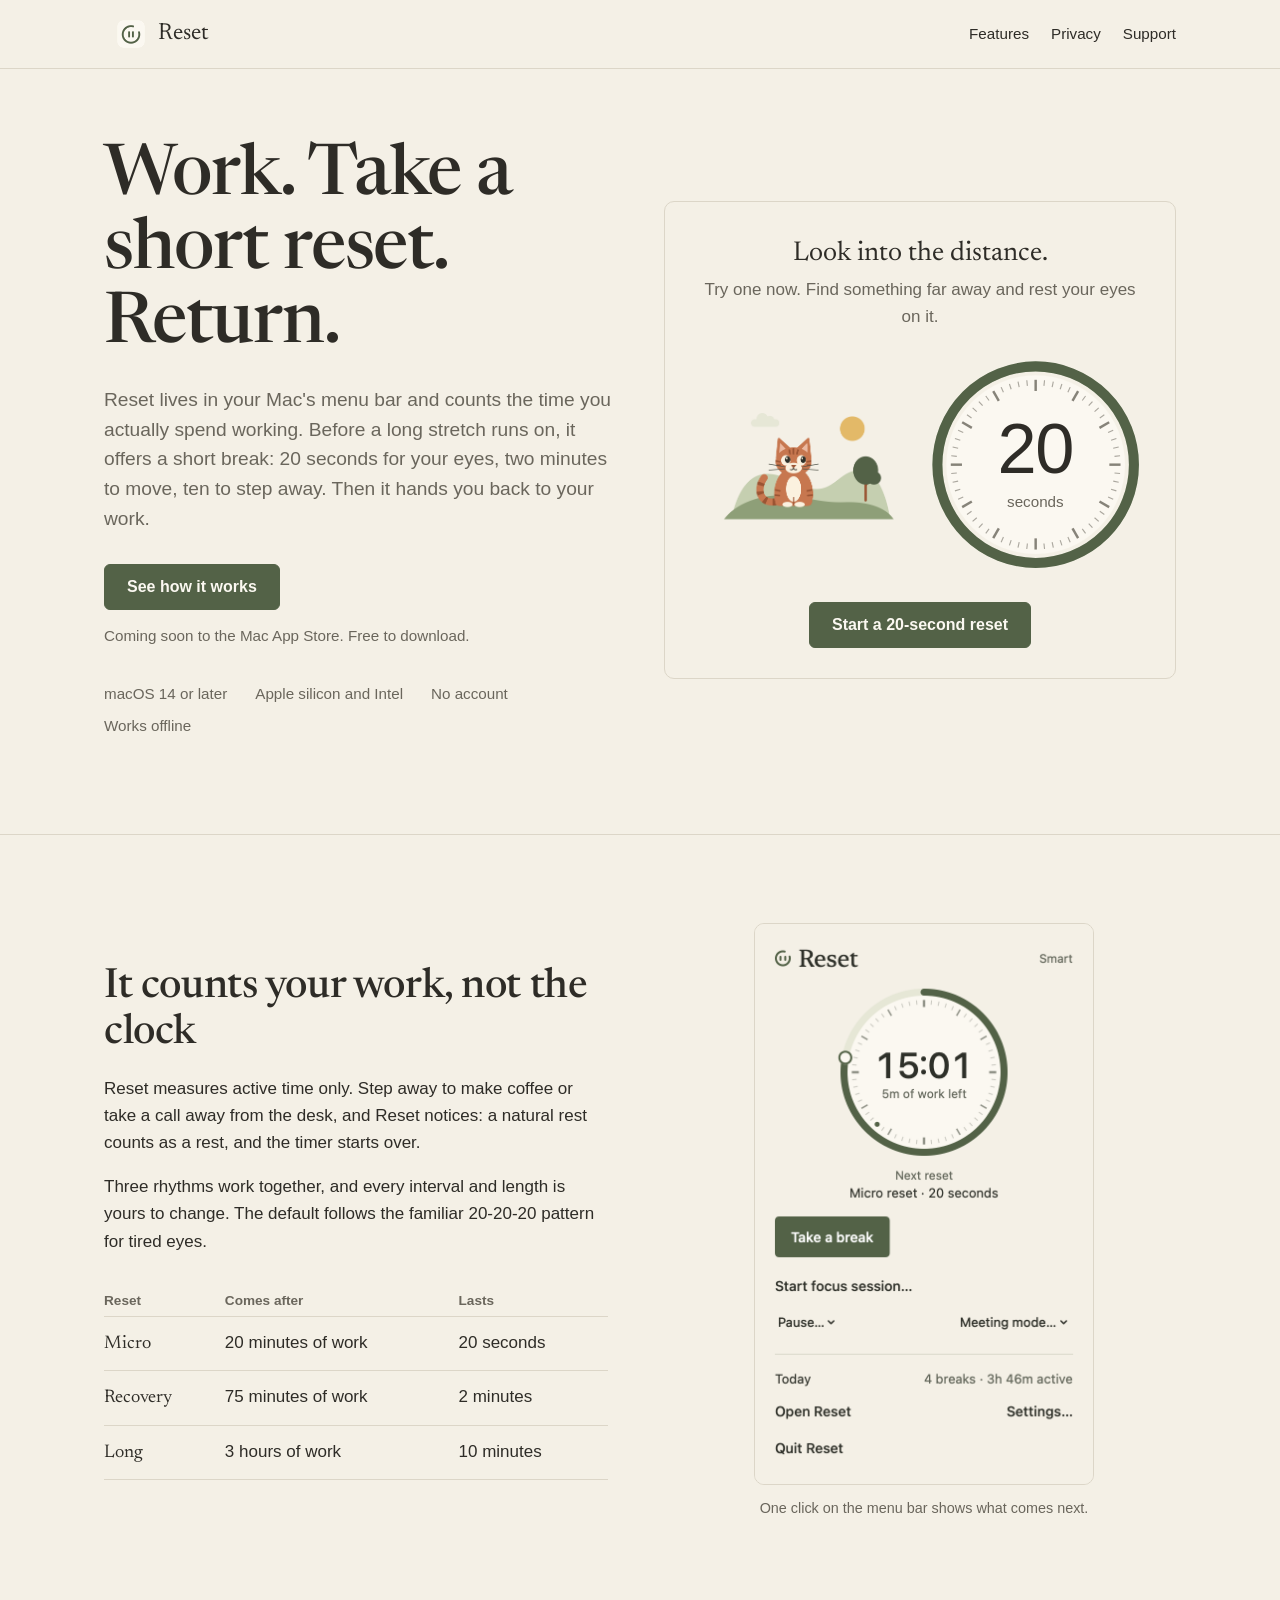
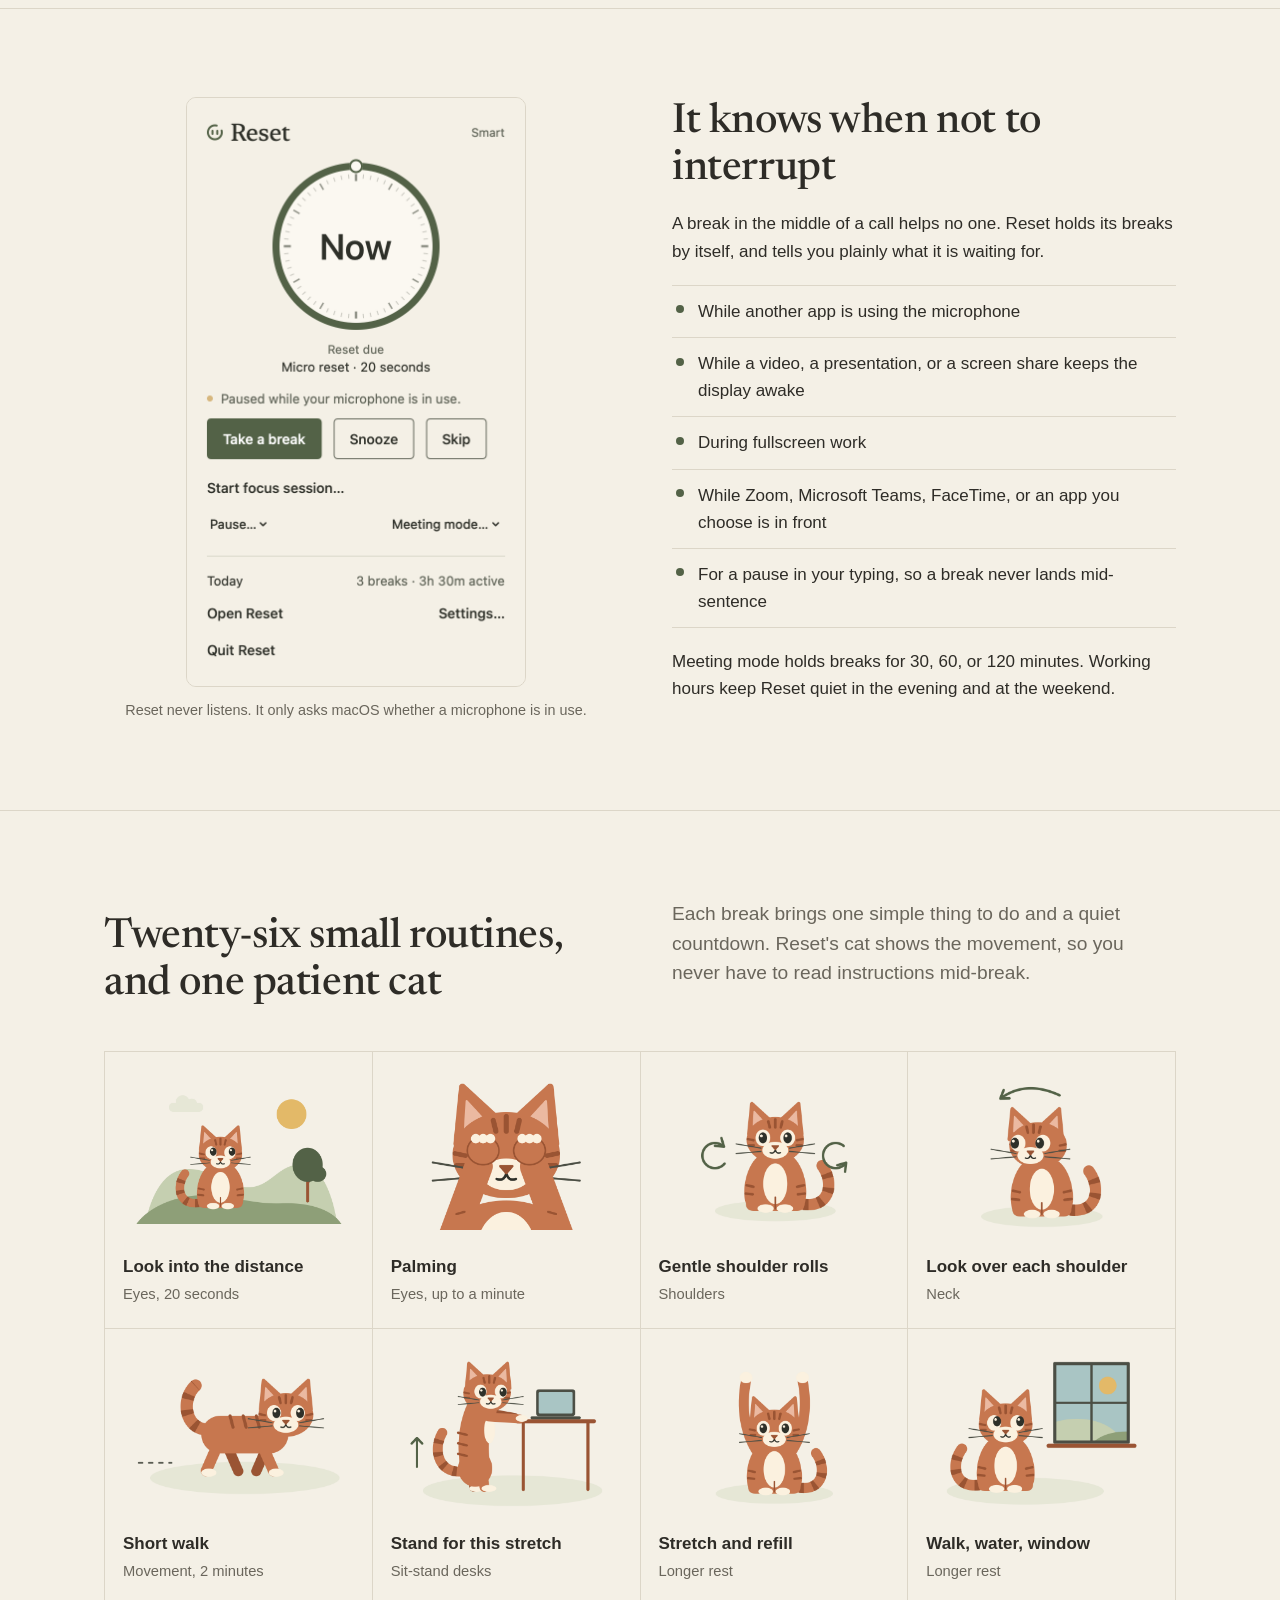
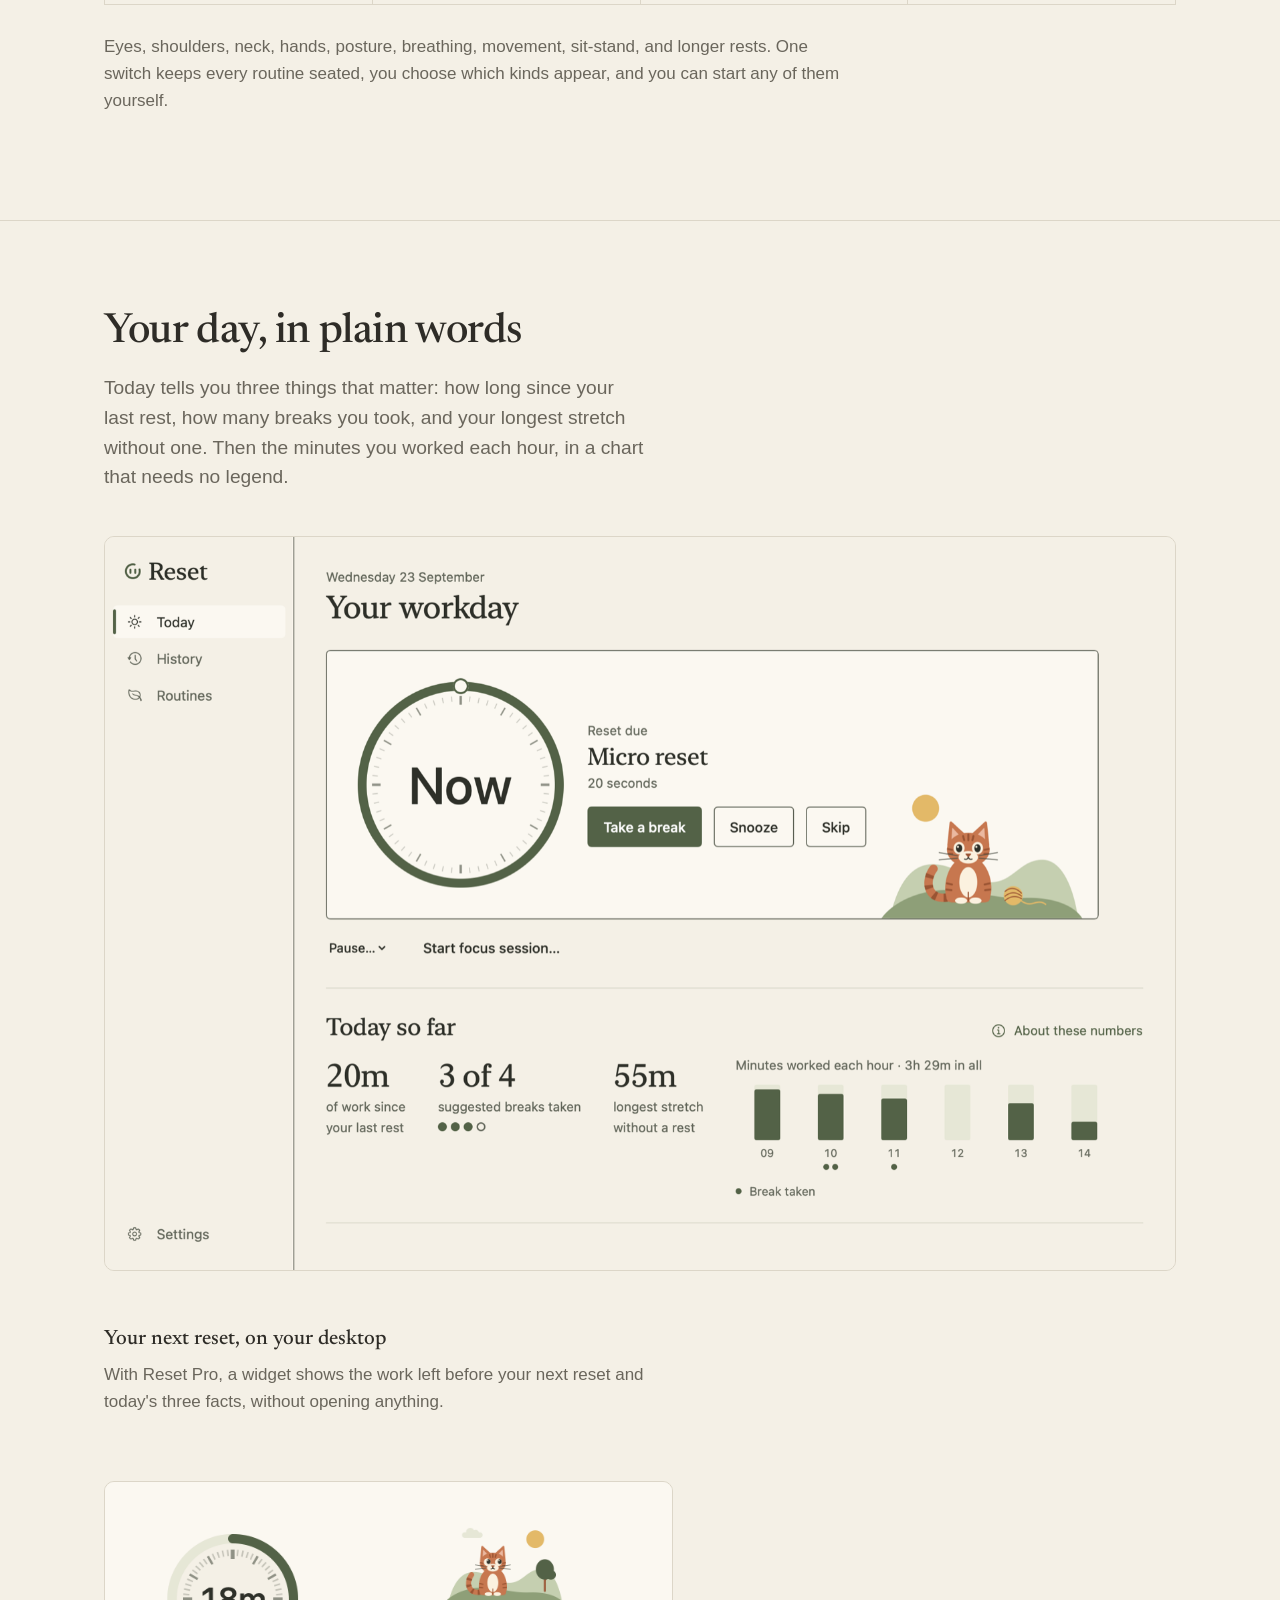
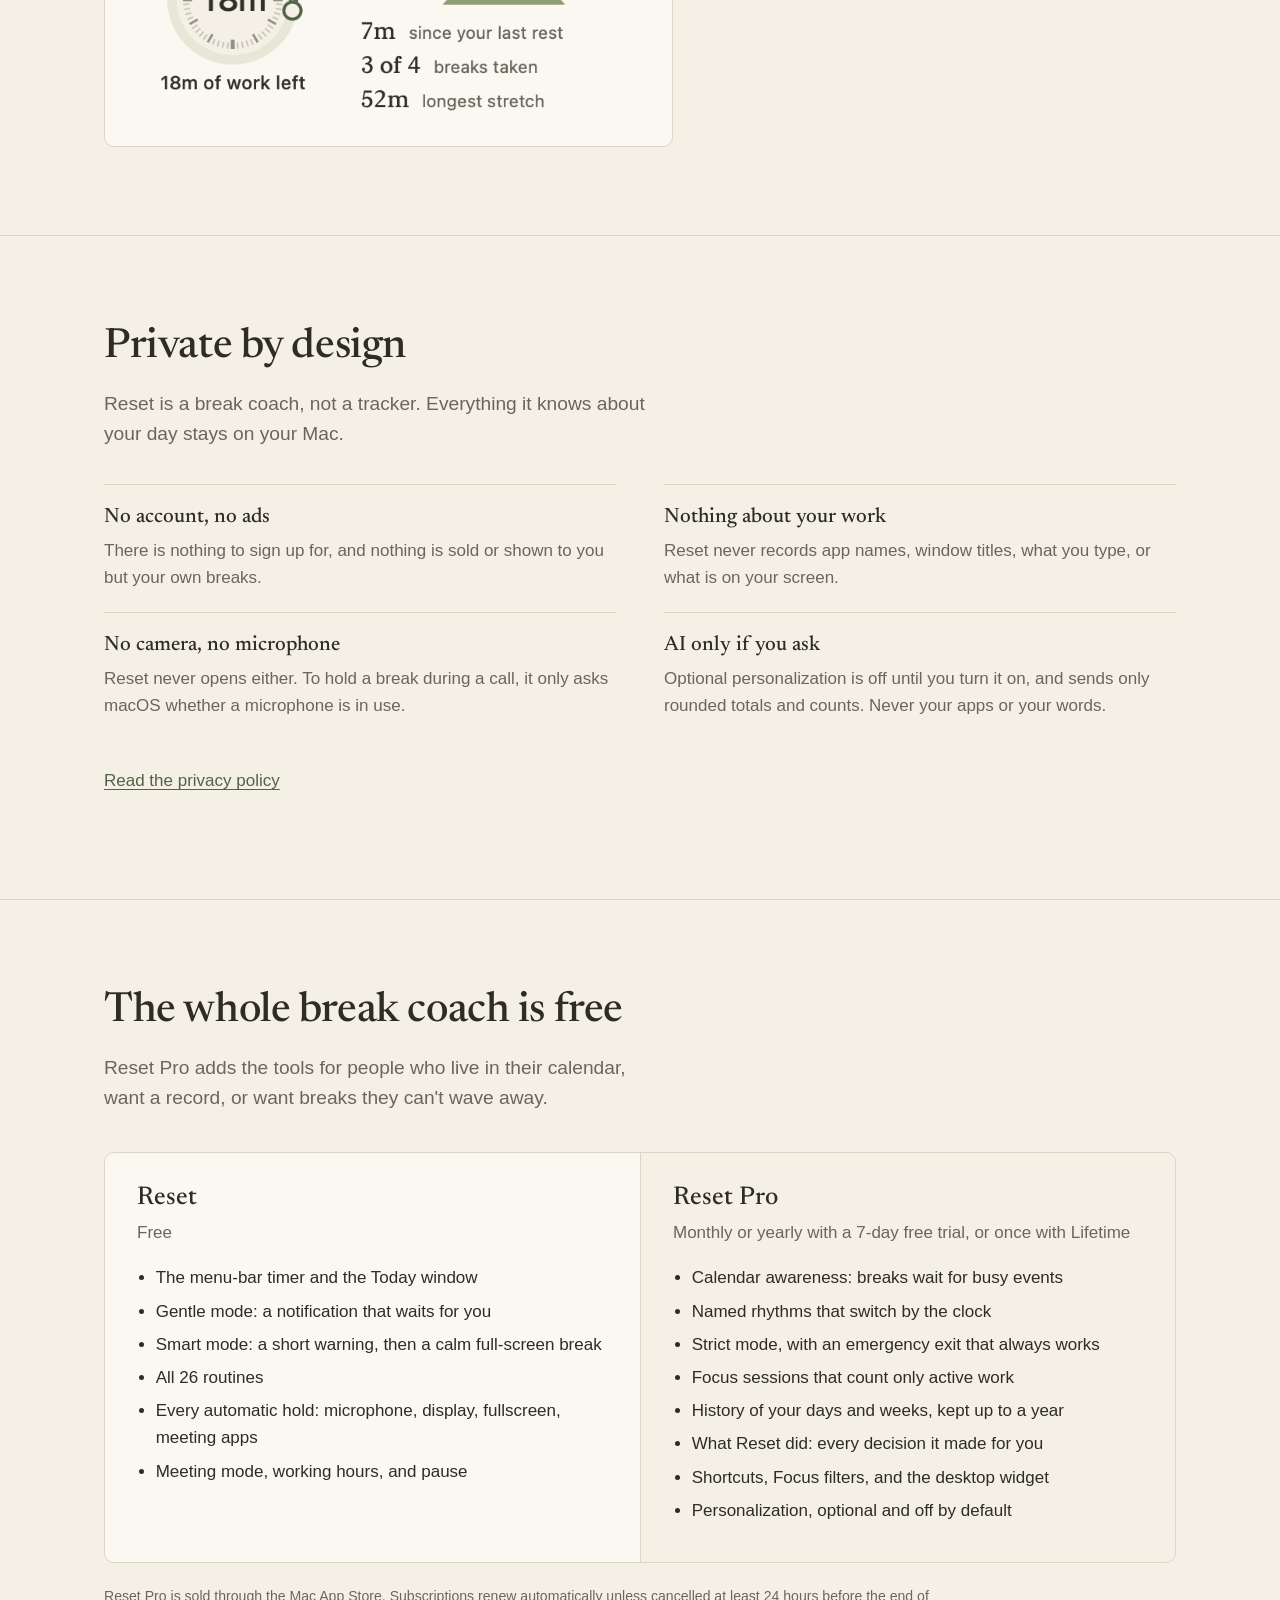
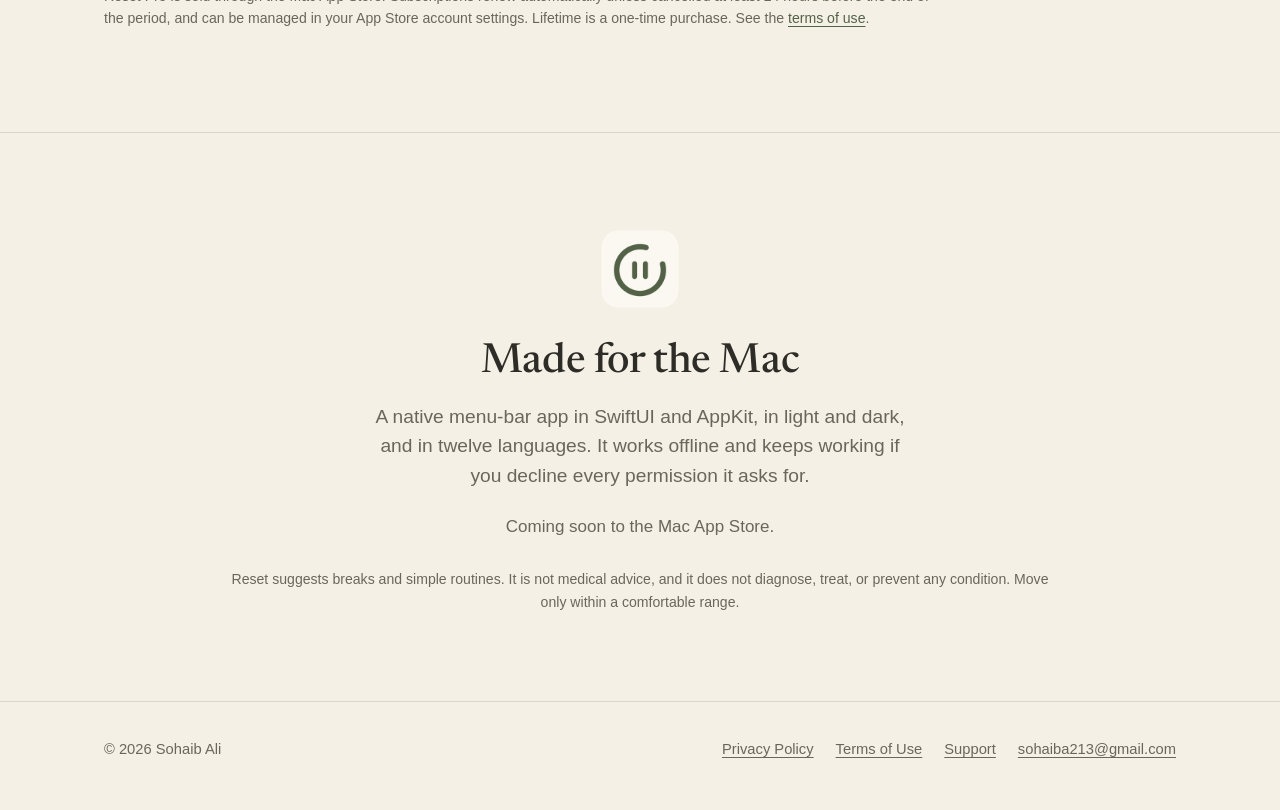
<file: index.html>
<!doctype html>
<html lang="en">
<head>
<meta charset="utf-8">
<meta name="viewport" content="width=device-width, initial-scale=1">
<title>Reset: break reminders for your Mac</title>
<meta name="description" content="Reset is a calm break reminder for the Mac menu bar. It counts the time you actually work, waits out your meetings, and offers a 20-second reset for your eyes, body, or breath. No account. Your history stays on your Mac.">
<meta property="og:title" content="Reset: break reminders for your Mac">
<meta property="og:description" content="Work, take a short reset, return. A calm break coach for the Mac menu bar.">
<meta property="og:image" content="https://sohaibiii.github.io/reset-timer-mac-links/img/break-cat.png">
<meta name="theme-color" content="#F4F0E6" media="(prefers-color-scheme: light)">
<meta name="theme-color" content="#232620" media="(prefers-color-scheme: dark)">
<link rel="icon" href="img/favicon.png">
<link rel="preconnect" href="https://fonts.googleapis.com">
<link rel="preconnect" href="https://fonts.gstatic.com" crossorigin>
<link href="https://fonts.googleapis.com/css2?family=Newsreader:opsz,wght@6..72,400;6..72,500&display=swap" rel="stylesheet">
<link rel="stylesheet" href="site.css?v=5">
</head>
<body>
<header class="site-head">
  <div class="wrap">
    <a class="brand" href="./"><picture><source srcset="img/icon-dark.png" media="(prefers-color-scheme: dark)"><img src="img/icon.png" alt="" width="34" height="34"></picture><span>Reset</span></a>
    <nav class="site-nav" aria-label="Site">
      <a href="#features">Features</a>
      <a href="privacy.html">Privacy</a>
      <a href="support.html">Support</a>
    </nav>
  </div>
</header>

<main>
<section class="hero">
  <div class="wrap split">
    <div class="copy">
      <h1>Work. Take a short reset. Return.</h1>
      <p class="lede">Reset lives in your Mac's menu bar and counts the time you actually spend working. Before a long stretch runs on, it offers a short break: 20 seconds for your eyes, two minutes to move, ten to step away. Then it hands you back to your work.</p>
      <div class="actions">
        <a class="button" href="#features">See how it works</a>
        <span class="availability">Coming soon to the Mac App Store. Free to download.</span>
      </div>
      <ul class="facts">
        <li>macOS 14 or later</li>
        <li>Apple silicon and Intel</li>
        <li>No account</li>
        <li>Works offline</li>
      </ul>
    </div>

    <div class="stage" aria-label="Try a 20-second reset">
      <p class="stage-title" id="stage-title">Look into the distance.</p>
      <p class="stage-sub" id="stage-sub" aria-live="polite">Try one now. Find something far away and rest your eyes on it.</p>
      <div class="stage-body">
        <picture><source srcset="img/cat-distance-dark.png" media="(prefers-color-scheme: dark)"><img class="cat" src="img/cat-distance.png" alt="Reset's tabby cat sitting on a green hill, looking into the distance" width="403" height="280"></picture>
        <div class="dial">
          <svg viewBox="0 0 200 200" aria-hidden="true">
            <circle class="face" cx="100" cy="100" r="80"/>
            <g id="ticks"></g>
            <circle class="track" cx="100" cy="100" r="88"/>
            <circle class="ring" id="ring" cx="100" cy="100" r="88" transform="rotate(-90 100 100)"/>
            <circle class="bead" id="bead" cx="100" cy="12" r="7"/>
          </svg>
          <div class="dial-read">
            <span class="dial-num" id="dial-num">20</span>
            <span class="dial-unit">seconds</span>
          </div>
        </div>
      </div>
      <button class="button" id="dial-button" type="button">Start a 20-second reset</button>
    </div>
  </div>
</section>

<section id="features">
  <div class="wrap split">
    <div class="copy">
      <h2>It counts your work, not the clock</h2>
      <p>Reset measures active time only. Step away to make coffee or take a call away from the desk, and Reset notices: a natural rest counts as a rest, and the timer starts over.</p>
      <p>Three rhythms work together, and every interval and length is yours to change. The default follows the familiar 20-20-20 pattern for tired eyes.</p>
      <table class="rhythm">
        <thead><tr><th scope="col">Reset</th><th scope="col">Comes after</th><th scope="col">Lasts</th></tr></thead>
        <tbody>
          <tr><td>Micro</td><td>20 minutes of work</td><td>20 seconds</td></tr>
          <tr><td>Recovery</td><td>75 minutes of work</td><td>2 minutes</td></tr>
          <tr><td>Long</td><td>3 hours of work</td><td>10 minutes</td></tr>
        </tbody>
      </table>
    </div>
    <figure>
      <picture><source srcset="img/popover-dark.png" media="(prefers-color-scheme: dark)"><img class="shot tall" src="img/popover.png" alt="Reset's menu-bar window: a clock dial showing 15:01, five minutes of work left before a 20-second micro reset" width="680" height="1126" loading="lazy"></picture>
      <figcaption class="caption" style="text-align:center">One click on the menu bar shows what comes next.</figcaption>
    </figure>
  </div>
</section>

<section>
  <div class="wrap split flip">
    <div class="copy">
      <h2>It knows when not to interrupt</h2>
      <p>A break in the middle of a call helps no one. Reset holds its breaks by itself, and tells you plainly what it is waiting for.</p>
      <ul class="ticks">
        <li>While another app is using the microphone</li>
        <li>While a video, a presentation, or a screen share keeps the display awake</li>
        <li>During fullscreen work</li>
        <li>While Zoom, Microsoft Teams, FaceTime, or an app you choose is in front</li>
        <li>For a pause in your typing, so a break never lands mid-sentence</li>
      </ul>
      <p style="margin-top:20px">Meeting mode holds breaks for 30, 60, or 120 minutes. Working hours keep Reset quiet in the evening and at the weekend.</p>
    </div>
    <figure>
      <picture><source srcset="img/popover-held-dark.png" media="(prefers-color-scheme: dark)"><img class="shot tall" src="img/popover-held.png" alt="Reset's menu-bar window with a reset due and the note: Paused while your microphone is in use" width="680" height="1182" loading="lazy"></picture>
      <figcaption class="caption" style="text-align:center">Reset never listens. It only asks macOS whether a microphone is in use.</figcaption>
    </figure>
  </div>
</section>

<section>
  <div class="wrap">
    <div class="routines-head">
      <h2>Twenty-six small routines, and one patient cat</h2>
      <p class="lede">Each break brings one simple thing to do and a quiet countdown. Reset's cat shows the movement, so you never have to read instructions mid-break.</p>
    </div>
    <div class="tiles">
      <figure class="tile"><picture><source srcset="img/cat-distance-dark.png" media="(prefers-color-scheme: dark)"><img src="img/cat-distance.png" alt="The cat looking at a faraway tree" width="403" height="280" loading="lazy"></picture><figcaption><strong>Look into the distance</strong><span>Eyes, 20 seconds</span></figcaption></figure>
      <figure class="tile"><picture><source srcset="img/cat-palming-dark.png" media="(prefers-color-scheme: dark)"><img src="img/cat-palming.png" alt="The cat cupping its paws over closed eyes" width="311" height="305" loading="lazy"></picture><figcaption><strong>Palming</strong><span>Eyes, up to a minute</span></figcaption></figure>
      <figure class="tile"><picture><source srcset="img/cat-rolls-dark.png" media="(prefers-color-scheme: dark)"><img src="img/cat-rolls.png" alt="The cat rolling its shoulders" width="280" height="275" loading="lazy"></picture><figcaption><strong>Gentle shoulder rolls</strong><span>Shoulders</span></figcaption></figure>
      <figure class="tile"><picture><source srcset="img/cat-lookback-dark.png" media="(prefers-color-scheme: dark)"><img src="img/cat-lookback.png" alt="The cat turning its head to look over a shoulder" width="239" height="274" loading="lazy"></picture><figcaption><strong>Look over each shoulder</strong><span>Neck</span></figcaption></figure>
      <figure class="tile"><picture><source srcset="img/cat-walk-dark.png" media="(prefers-color-scheme: dark)"><img src="img/cat-walk.png" alt="The cat walking away from a desk" width="366" height="245" loading="lazy"></picture><figcaption><strong>Short walk</strong><span>Movement, 2 minutes</span></figcaption></figure>
      <figure class="tile"><picture><source srcset="img/cat-standdesk-dark.png" media="(prefers-color-scheme: dark)"><img src="img/cat-standdesk.png" alt="The cat standing at a desk with a laptop" width="368" height="289" loading="lazy"></picture><figcaption><strong>Stand for this stretch</strong><span>Sit-stand desks</span></figcaption></figure>
      <figure class="tile"><picture><source srcset="img/cat-reach-dark.png" media="(prefers-color-scheme: dark)"><img src="img/cat-reach.png" alt="The cat reaching both paws up high" width="239" height="282" loading="lazy"></picture><figcaption><strong>Stretch and refill</strong><span>Longer rest</span></figcaption></figure>
      <figure class="tile"><picture><source srcset="img/cat-window-dark.png" media="(prefers-color-scheme: dark)"><img src="img/cat-window.png" alt="The cat sitting by a sunny window" width="357" height="282" loading="lazy"></picture><figcaption><strong>Walk, water, window</strong><span>Longer rest</span></figcaption></figure>
    </div>
    <p class="categories">Eyes, shoulders, neck, hands, posture, breathing, movement, sit-stand, and longer rests. One switch keeps every routine seated, you choose which kinds appear, and you can start any of them yourself.</p>
  </div>
</section>

<section>
  <div class="wrap">
    <div class="narrow">
      <h2>Your day, in plain words</h2>
      <p class="lede" style="margin-top:18px">Today tells you three things that matter: how long since your last rest, how many breaks you took, and your longest stretch without one. Then the minutes you worked each hour, in a chart that needs no legend.</p>
    </div>
    <picture><source srcset="img/today-dark.png" media="(prefers-color-scheme: dark)"><img class="shot wide-shot" src="img/today.png" alt="Reset's Today window: a micro reset due now, 20 minutes of work since the last rest, 3 of 4 suggested breaks taken, a 55-minute longest stretch, and minutes worked each hour" width="1600" height="1096" loading="lazy"></picture>
    <div class="pair">
      <div class="copy">
        <h3>Your next reset, on your desktop</h3>
        <p class="muted" style="margin-top:8px">With Reset Pro, a widget shows the work left before your next reset and today's three facts, without opening anything.</p>
      </div>
      <picture><source srcset="img/widget-dark.png" media="(prefers-color-scheme: dark)"><img class="shot" src="img/widget.png" alt="Reset's desktop widget: 18 minutes of work left, 7 minutes since the last rest, 3 of 4 breaks taken, 52-minute longest stretch" width="728" height="340" loading="lazy"></picture>
    </div>
  </div>
</section>

<section>
  <div class="wrap">
    <div class="narrow">
      <h2>Private by design</h2>
      <p class="lede" style="margin-top:18px">Reset is a break coach, not a tracker. Everything it knows about your day stays on your Mac.</p>
    </div>
    <div class="promises">
      <div class="promise"><h3>No account, no ads</h3><p>There is nothing to sign up for, and nothing is sold or shown to you but your own breaks.</p></div>
      <div class="promise"><h3>Nothing about your work</h3><p>Reset never records app names, window titles, what you type, or what is on your screen.</p></div>
      <div class="promise"><h3>No camera, no microphone</h3><p>Reset never opens either. To hold a break during a call, it only asks macOS whether a microphone is in use.</p></div>
      <div class="promise"><h3>AI only if you ask</h3><p>Optional personalization is off until you turn it on, and sends only rounded totals and counts. Never your apps or your words.</p></div>
    </div>
    <p style="margin-top:28px"><a href="privacy.html">Read the privacy policy</a></p>
  </div>
</section>

<section>
  <div class="wrap">
    <div class="narrow">
      <h2>The whole break coach is free</h2>
      <p class="lede" style="margin-top:18px">Reset Pro adds the tools for people who live in their calendar, want a record, or want breaks they can't wave away.</p>
    </div>
    <div class="plans">
      <div class="plan">
        <h3>Reset</h3>
        <p class="price-note">Free</p>
        <ul>
          <li>The menu-bar timer and the Today window</li>
          <li>Gentle mode: a notification that waits for you</li>
          <li>Smart mode: a short warning, then a calm full-screen break</li>
          <li>All 26 routines</li>
          <li>Every automatic hold: microphone, display, fullscreen, meeting apps</li>
          <li>Meeting mode, working hours, and pause</li>
        </ul>
      </div>
      <div class="plan">
        <h3>Reset Pro</h3>
        <p class="price-note">Monthly or yearly with a 7-day free trial, or once with Lifetime</p>
        <ul>
          <li>Calendar awareness: breaks wait for busy events</li>
          <li>Named rhythms that switch by the clock</li>
          <li>Strict mode, with an emergency exit that always works</li>
          <li>Focus sessions that count only active work</li>
          <li>History of your days and weeks, kept up to a year</li>
          <li>What Reset did: every decision it made for you</li>
          <li>Shortcuts, Focus filters, and the desktop widget</li>
          <li>Personalization, optional and off by default</li>
        </ul>
      </div>
    </div>
    <p class="fine">Reset Pro is sold through the Mac App Store. Subscriptions renew automatically unless cancelled at least 24 hours before the end of the period, and can be managed in your App Store account settings. Lifetime is a one-time purchase. See the <a href="terms.html">terms of use</a>.</p>
  </div>
</section>

<section class="closing">
  <div class="wrap">
    <picture><source srcset="img/icon-dark.png" media="(prefers-color-scheme: dark)"><img src="img/icon.png" alt="" width="96" height="96" loading="lazy"></picture>
    <h2>Made for the Mac</h2>
    <p class="lede" style="margin-top:16px">A native menu-bar app in SwiftUI and AppKit, in light and dark, and in twelve languages. It works offline and keeps working if you decline every permission it asks for.</p>
    <p class="muted" style="margin-top:22px">Coming soon to the Mac App Store.</p>
    <p class="fine" style="margin:28px auto 0">Reset suggests breaks and simple routines. It is not medical advice, and it does not diagnose, treat, or prevent any condition. Move only within a comfortable range.</p>
  </div>
</section>
</main>

<footer class="site-foot">
  <div class="wrap">
    <span>© 2026 Sohaib Ali</span>
    <nav aria-label="Footer">
      <a href="privacy.html">Privacy Policy</a>
      <a href="terms.html">Terms of Use</a>
      <a href="support.html">Support</a>
      <a href="mailto:sohaiba213@gmail.com">sohaiba213@gmail.com</a>
    </nav>
  </div>
</footer>

<script>
(() => {
  const R = 88, C = 2 * Math.PI * R, LENGTH = 20;
  const ticks = document.getElementById('ticks');
  for (let i = 0; i < 60; i++) {
    const major = i % 5 === 0, a = (i * 6 - 90) * Math.PI / 180;
    const r1 = 76, r2 = major ? 66 : 71;
    const l = document.createElementNS('http://www.w3.org/2000/svg', 'line');
    l.setAttribute('x1', 100 + r1 * Math.cos(a)); l.setAttribute('y1', 100 + r1 * Math.sin(a));
    l.setAttribute('x2', 100 + r2 * Math.cos(a)); l.setAttribute('y2', 100 + r2 * Math.sin(a));
    l.setAttribute('class', major ? 'tick major' : 'tick');
    ticks.appendChild(l);
  }
  const ring = document.getElementById('ring'), bead = document.getElementById('bead');
  const num = document.getElementById('dial-num'), button = document.getElementById('dial-button');
  const title = document.getElementById('stage-title'), sub = document.getElementById('stage-sub');
  ring.style.strokeDasharray = C;
  let left = LENGTH, timer = null;

  function draw() {
    const f = left / LENGTH;
    ring.style.strokeDashoffset = C * (1 - f);
    const a = (-90 + 360 * f) * Math.PI / 180;
    bead.setAttribute('cx', 100 + R * Math.cos(a));
    bead.setAttribute('cy', 100 + R * Math.sin(a));
    bead.style.visibility = f > 0 && f < 1 ? 'visible' : 'hidden';
    num.textContent = left;
  }
  function stop(done) {
    clearInterval(timer); timer = null;
    if (done) {
      title.textContent = 'Welcome back.';
      sub.textContent = 'That was a micro reset. Reset offers one after every 20 minutes of work.';
      button.textContent = 'Start again';
    } else {
      left = LENGTH; draw();
      title.textContent = 'Look into the distance.';
      sub.textContent = 'Try one now. Find something far away and rest your eyes on it.';
      button.textContent = 'Start a 20-second reset';
    }
  }
  button.addEventListener('click', () => {
    if (timer) { stop(false); return; }
    left = LENGTH; draw();
    title.textContent = 'Look into the distance.';
    sub.textContent = 'Look away from your screen and focus on something far away.';
    button.textContent = 'Stop';
    timer = setInterval(() => { left -= 1; draw(); if (left <= 0) stop(true); }, 1000);
  });
  draw();
})();
</script>
</body>
</html>
</file>
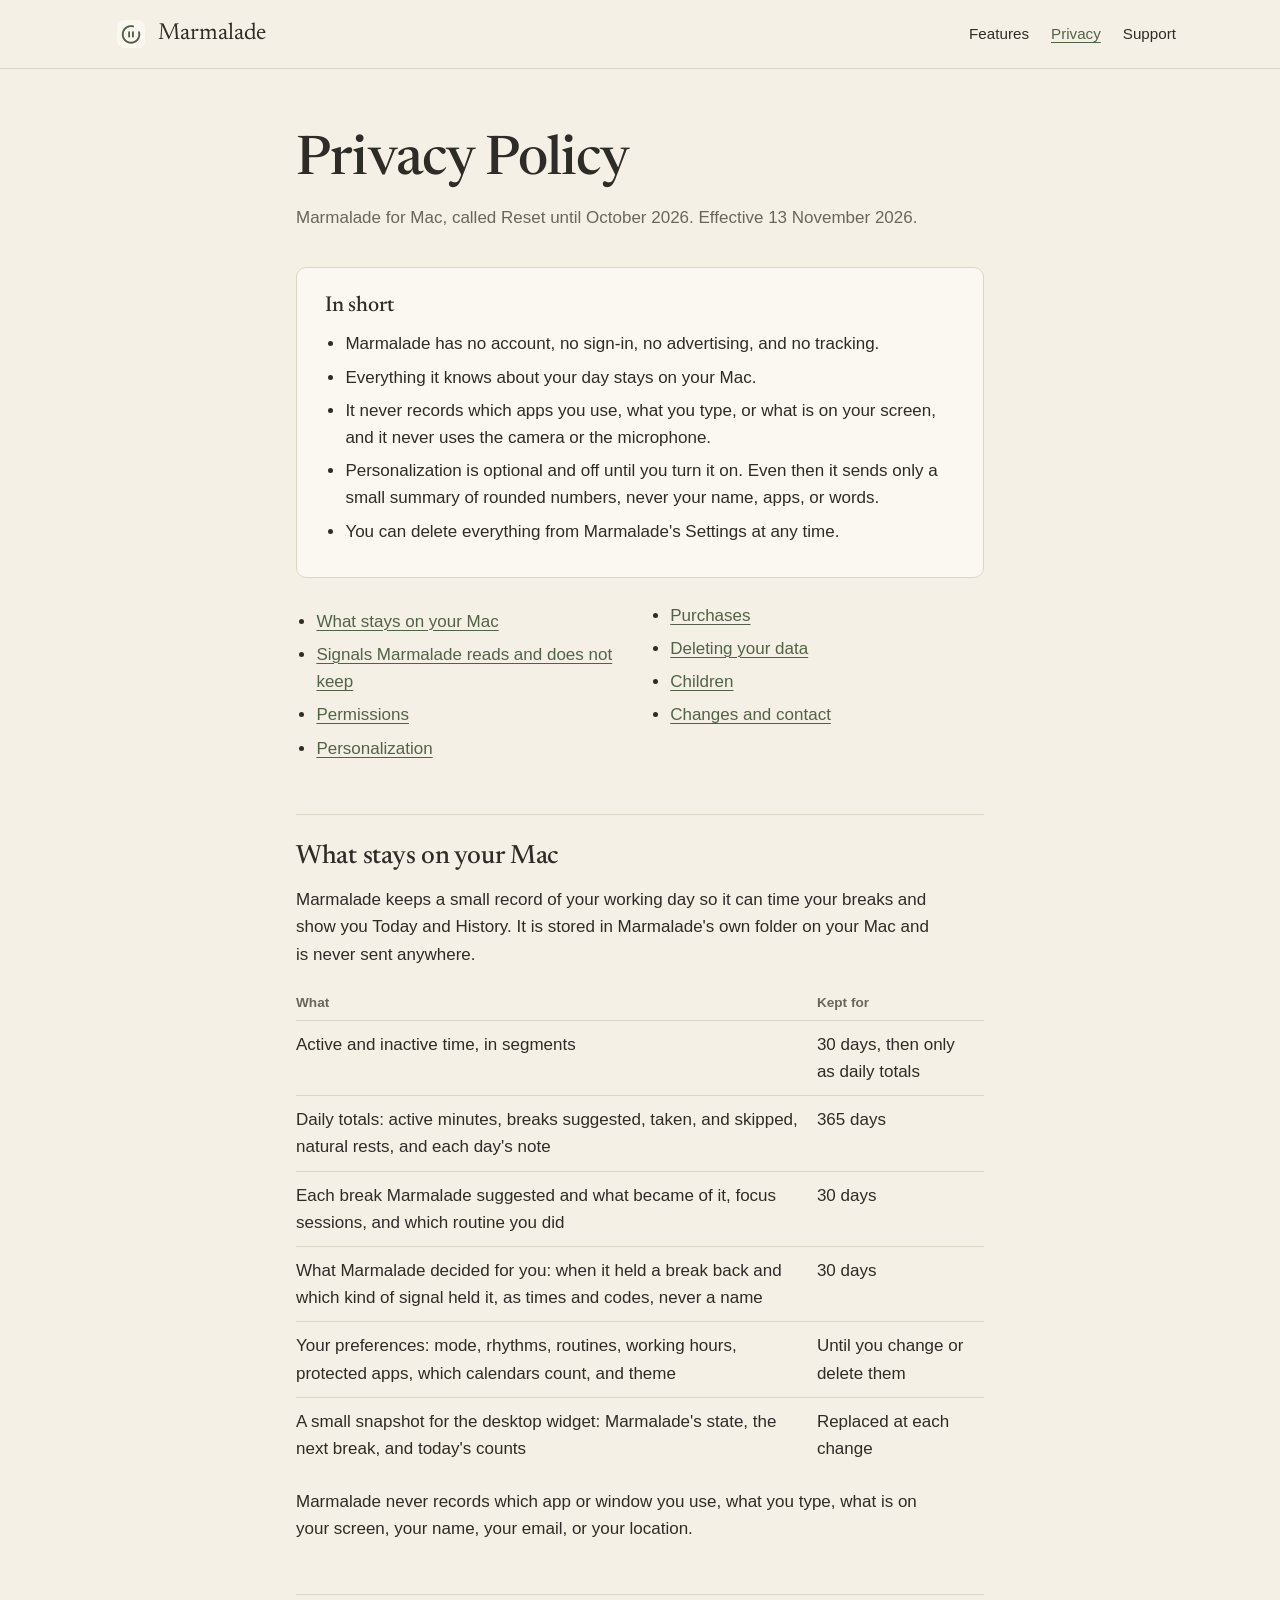
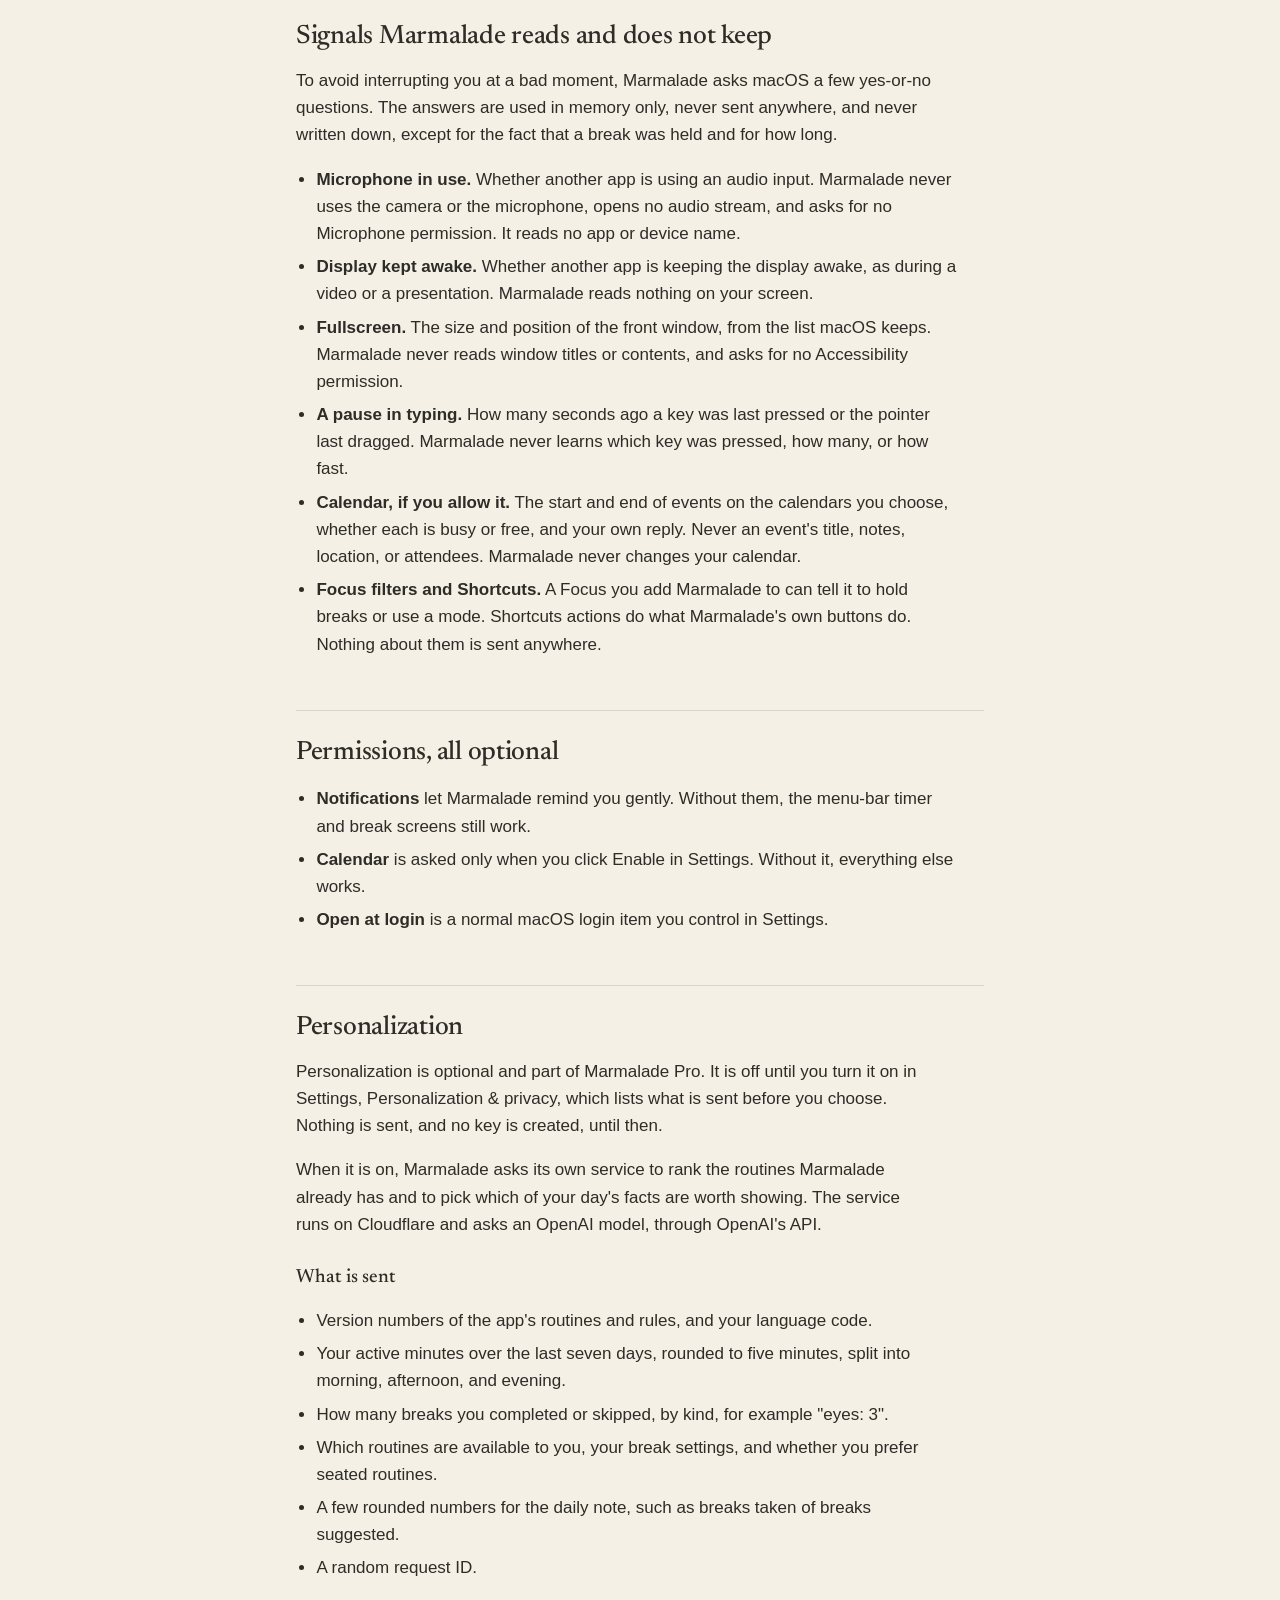
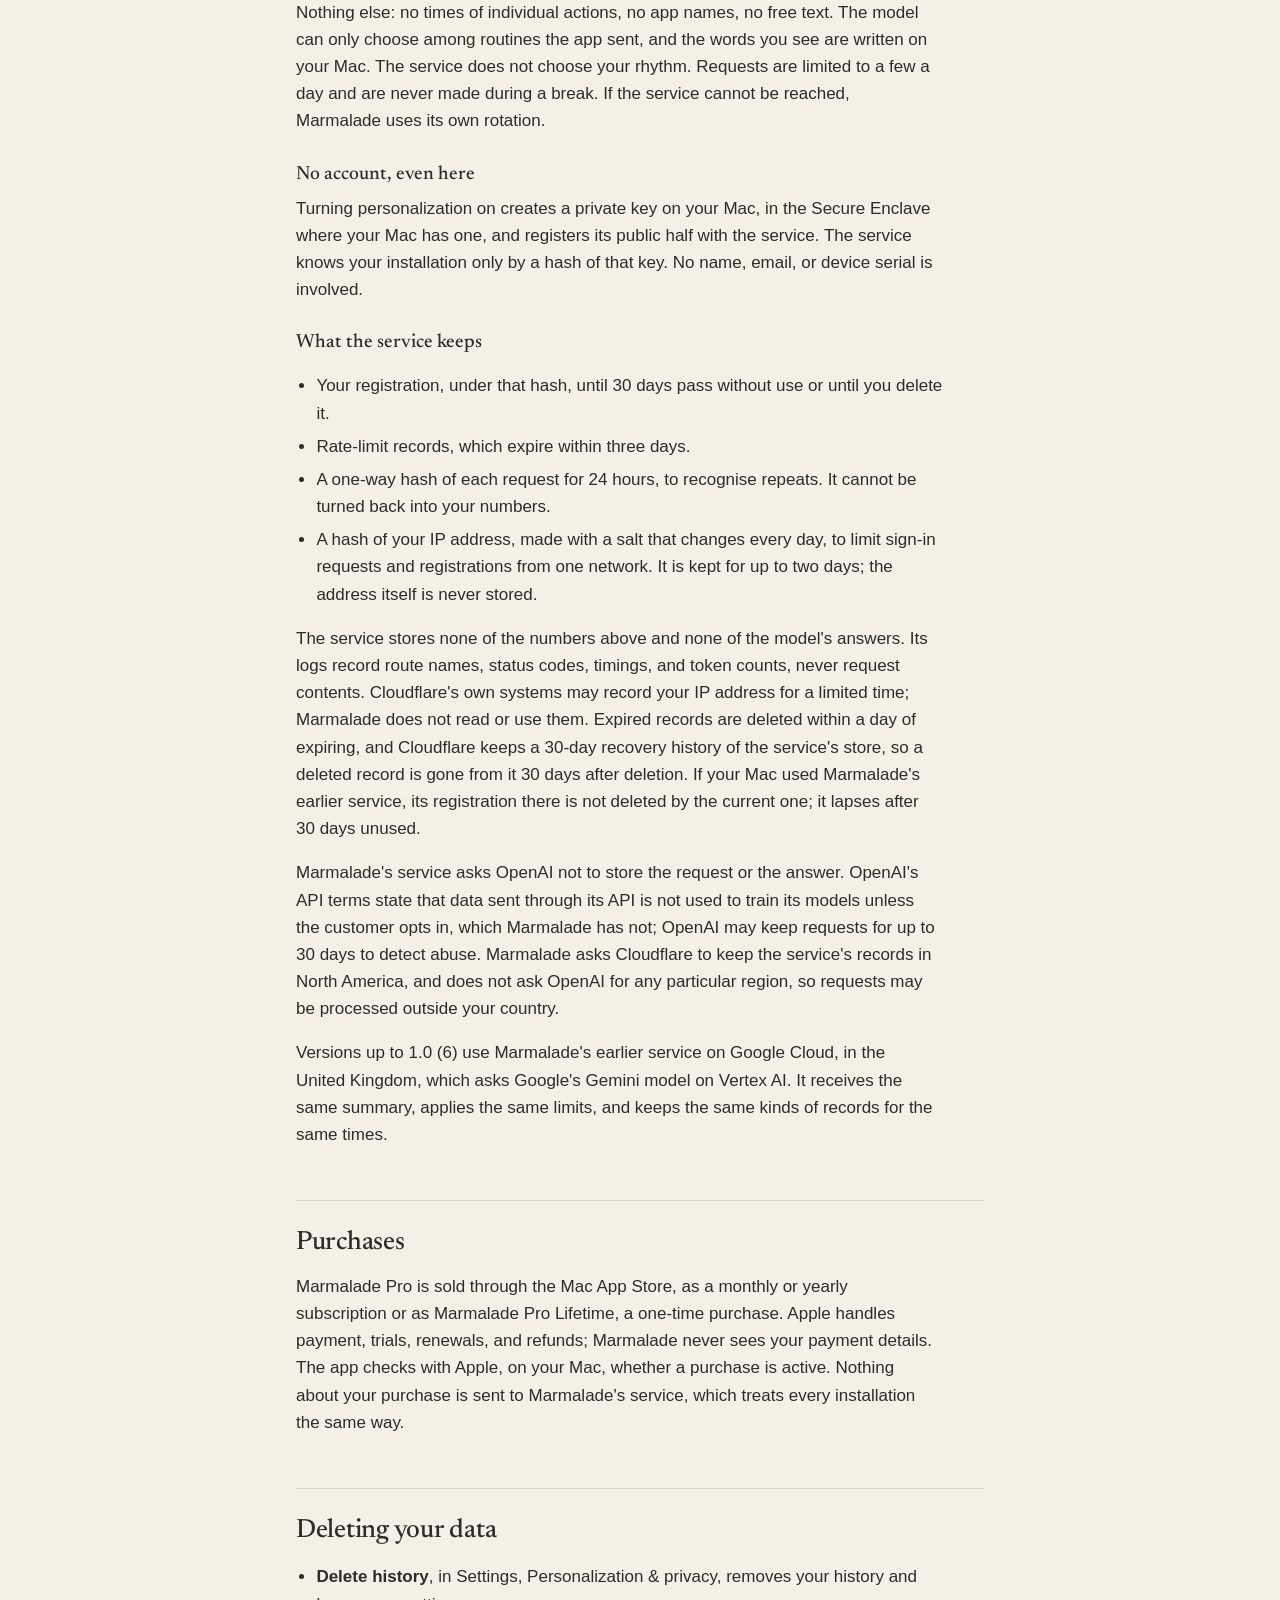
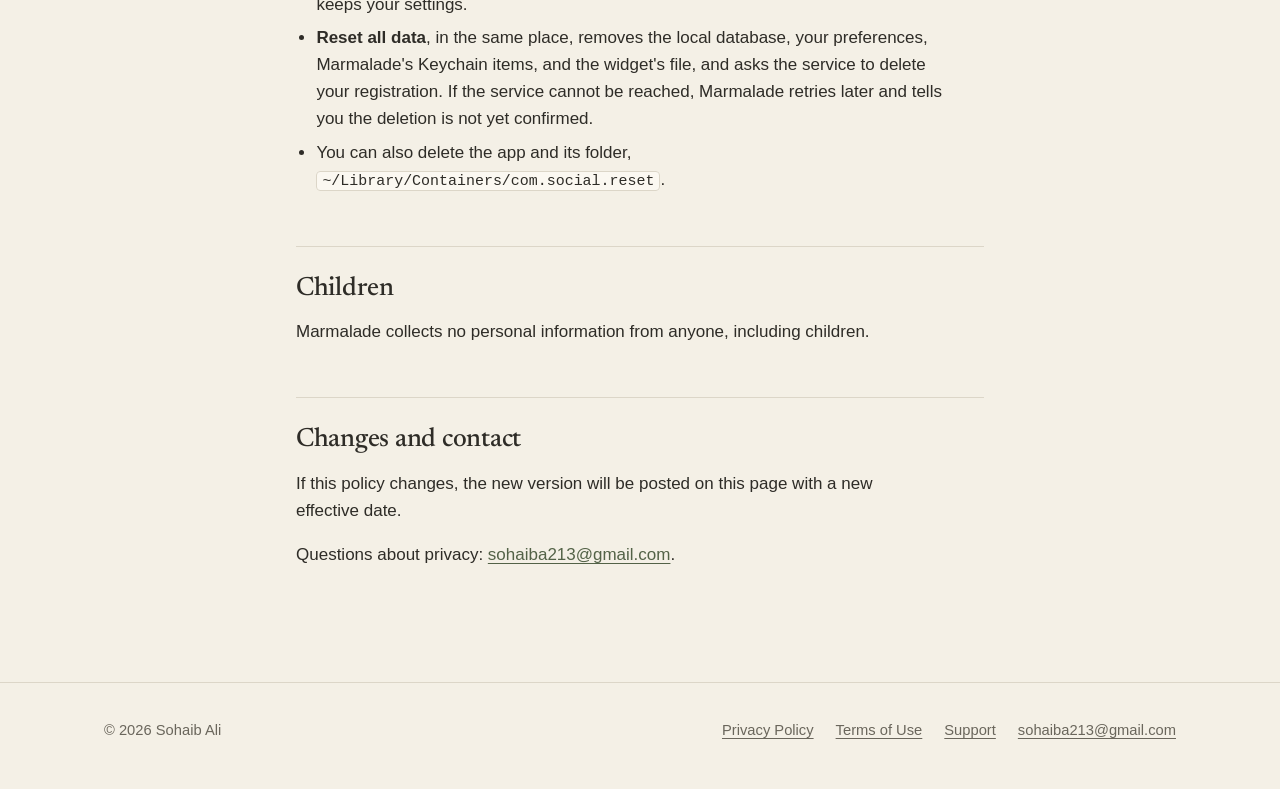
<file: privacy.html>
<!doctype html>
<html lang="en">
<head>
<meta charset="utf-8">
<meta name="viewport" content="width=device-width, initial-scale=1">
<title>Marmalade Privacy Policy</title>
<meta name="description" content="How Marmalade for Mac handles your data: everything stays on your Mac, no account, no tracking, and optional personalization that sends only rounded numbers.">
<meta name="theme-color" content="#F4F0E6" media="(prefers-color-scheme: light)">
<meta name="theme-color" content="#232620" media="(prefers-color-scheme: dark)">
<link rel="icon" href="img/favicon.png">
<link rel="preconnect" href="https://fonts.googleapis.com">
<link rel="preconnect" href="https://fonts.gstatic.com" crossorigin>
<link href="https://fonts.googleapis.com/css2?family=Newsreader:opsz,wght@6..72,400;6..72,500&display=swap" rel="stylesheet">
<link rel="stylesheet" href="site.css?v=5">
</head>
<body>
<header class="site-head">
  <div class="wrap">
    <a class="brand" href="./"><picture><source srcset="img/icon-dark.png" media="(prefers-color-scheme: dark)"><img src="img/icon.png" alt="" width="34" height="34"></picture><span>Marmalade</span></a>
    <nav class="site-nav" aria-label="Site">
      <a href="./#features">Features</a>
      <a href="privacy.html" aria-current="page">Privacy</a>
      <a href="support.html">Support</a>
    </nav>
  </div>
</header>

<main class="doc">
  <div class="wrap narrow">
    <h1>Privacy Policy</h1>
    <p class="updated">Marmalade for Mac, called Reset until October 2026. Effective 13 November 2026.</p>

    <div class="summary">
      <h2>In short</h2>
      <ul>
        <li>Marmalade has no account, no sign-in, no advertising, and no tracking.</li>
        <li>Everything it knows about your day stays on your Mac.</li>
        <li>It never records which apps you use, what you type, or what is on your screen, and it never uses the camera or the microphone.</li>
        <li>Personalization is optional and off until you turn it on. Even then it sends only a small summary of rounded numbers, never your name, apps, or words.</li>
        <li>You can delete everything from Marmalade's Settings at any time.</li>
      </ul>
    </div>

    <ul class="toc">
      <li><a href="#on-your-mac">What stays on your Mac</a></li>
      <li><a href="#signals">Signals Marmalade reads and does not keep</a></li>
      <li><a href="#permissions">Permissions</a></li>
      <li><a href="#cloud">Personalization</a></li>
      <li><a href="#purchases">Purchases</a></li>
      <li><a href="#deleting">Deleting your data</a></li>
      <li><a href="#children">Children</a></li>
      <li><a href="#contact">Changes and contact</a></li>
    </ul>

    <h2 id="on-your-mac">What stays on your Mac</h2>
    <p>Marmalade keeps a small record of your working day so it can time your breaks and show you Today and History. It is stored in Marmalade's own folder on your Mac and is never sent anywhere.</p>
    <table class="sent">
      <thead><tr><th scope="col">What</th><th scope="col">Kept for</th></tr></thead>
      <tbody>
        <tr><td>Active and inactive time, in segments</td><td>30 days, then only as daily totals</td></tr>
        <tr><td>Daily totals: active minutes, breaks suggested, taken, and skipped, natural rests, and each day's note</td><td>365 days</td></tr>
        <tr><td>Each break Marmalade suggested and what became of it, focus sessions, and which routine you did</td><td>30 days</td></tr>
        <tr><td>What Marmalade decided for you: when it held a break back and which kind of signal held it, as times and codes, never a name</td><td>30 days</td></tr>
        <tr><td>Your preferences: mode, rhythms, routines, working hours, protected apps, which calendars count, and theme</td><td>Until you change or delete them</td></tr>
        <tr><td>A small snapshot for the desktop widget: Marmalade's state, the next break, and today's counts</td><td>Replaced at each change</td></tr>
      </tbody>
    </table>
    <p>Marmalade never records which app or window you use, what you type, what is on your screen, your name, your email, or your location.</p>

    <h2 id="signals">Signals Marmalade reads and does not keep</h2>
    <p>To avoid interrupting you at a bad moment, Marmalade asks macOS a few yes-or-no questions. The answers are used in memory only, never sent anywhere, and never written down, except for the fact that a break was held and for how long.</p>
    <ul>
      <li><strong>Microphone in use.</strong> Whether another app is using an audio input. Marmalade never uses the camera or the microphone, opens no audio stream, and asks for no Microphone permission. It reads no app or device name.</li>
      <li><strong>Display kept awake.</strong> Whether another app is keeping the display awake, as during a video or a presentation. Marmalade reads nothing on your screen.</li>
      <li><strong>Fullscreen.</strong> The size and position of the front window, from the list macOS keeps. Marmalade never reads window titles or contents, and asks for no Accessibility permission.</li>
      <li><strong>A pause in typing.</strong> How many seconds ago a key was last pressed or the pointer last dragged. Marmalade never learns which key was pressed, how many, or how fast.</li>
      <li><strong>Calendar, if you allow it.</strong> The start and end of events on the calendars you choose, whether each is busy or free, and your own reply. Never an event's title, notes, location, or attendees. Marmalade never changes your calendar.</li>
      <li><strong>Focus filters and Shortcuts.</strong> A Focus you add Marmalade to can tell it to hold breaks or use a mode. Shortcuts actions do what Marmalade's own buttons do. Nothing about them is sent anywhere.</li>
    </ul>

    <h2 id="permissions">Permissions, all optional</h2>
    <ul>
      <li><strong>Notifications</strong> let Marmalade remind you gently. Without them, the menu-bar timer and break screens still work.</li>
      <li><strong>Calendar</strong> is asked only when you click Enable in Settings. Without it, everything else works.</li>
      <li><strong>Open at login</strong> is a normal macOS login item you control in Settings.</li>
    </ul>

    <h2 id="cloud">Personalization</h2>
    <p>Personalization is optional and part of Marmalade Pro. It is off until you turn it on in Settings, Personalization &amp; privacy, which lists what is sent before you choose. Nothing is sent, and no key is created, until then.</p>
    <p>When it is on, Marmalade asks its own service to rank the routines Marmalade already has and to pick which of your day's facts are worth showing. The service runs on Cloudflare and asks an OpenAI model, through OpenAI's API.</p>
    <h3>What is sent</h3>
    <ul>
      <li>Version numbers of the app's routines and rules, and your language code.</li>
      <li>Your active minutes over the last seven days, rounded to five minutes, split into morning, afternoon, and evening.</li>
      <li>How many breaks you completed or skipped, by kind, for example "eyes: 3".</li>
      <li>Which routines are available to you, your break settings, and whether you prefer seated routines.</li>
      <li>A few rounded numbers for the daily note, such as breaks taken of breaks suggested.</li>
      <li>A random request ID.</li>
    </ul>
    <p>Nothing else: no times of individual actions, no app names, no free text. The model can only choose among routines the app sent, and the words you see are written on your Mac. The service does not choose your rhythm. Requests are limited to a few a day and are never made during a break. If the service cannot be reached, Marmalade uses its own rotation.</p>
    <h3>No account, even here</h3>
    <p>Turning personalization on creates a private key on your Mac, in the Secure Enclave where your Mac has one, and registers its public half with the service. The service knows your installation only by a hash of that key. No name, email, or device serial is involved.</p>
    <h3>What the service keeps</h3>
    <ul>
      <li>Your registration, under that hash, until 30 days pass without use or until you delete it.</li>
      <li>Rate-limit records, which expire within three days.</li>
      <li>A one-way hash of each request for 24 hours, to recognise repeats. It cannot be turned back into your numbers.</li>
      <li>A hash of your IP address, made with a salt that changes every day, to limit sign-in requests and registrations from one network. It is kept for up to two days; the address itself is never stored.</li>
    </ul>
    <p>The service stores none of the numbers above and none of the model's answers. Its logs record route names, status codes, timings, and token counts, never request contents. Cloudflare's own systems may record your IP address for a limited time; Marmalade does not read or use them. Expired records are deleted within a day of expiring, and Cloudflare keeps a 30-day recovery history of the service's store, so a deleted record is gone from it 30 days after deletion. If your Mac used Marmalade's earlier service, its registration there is not deleted by the current one; it lapses after 30 days unused.</p>
    <p>Marmalade's service asks OpenAI not to store the request or the answer. OpenAI's API terms state that data sent through its API is not used to train its models unless the customer opts in, which Marmalade has not; OpenAI may keep requests for up to 30 days to detect abuse. Marmalade asks Cloudflare to keep the service's records in North America, and does not ask OpenAI for any particular region, so requests may be processed outside your country.</p>
    <p>Versions up to 1.0 (6) use Marmalade's earlier service on Google Cloud, in the United Kingdom, which asks Google's Gemini model on Vertex AI. It receives the same summary, applies the same limits, and keeps the same kinds of records for the same times.</p>

    <h2 id="purchases">Purchases</h2>
    <p>Marmalade Pro is sold through the Mac App Store, as a monthly or yearly subscription or as Marmalade Pro Lifetime, a one-time purchase. Apple handles payment, trials, renewals, and refunds; Marmalade never sees your payment details. The app checks with Apple, on your Mac, whether a purchase is active. Nothing about your purchase is sent to Marmalade's service, which treats every installation the same way.</p>

    <h2 id="deleting">Deleting your data</h2>
    <ul>
      <li><strong>Delete history</strong>, in Settings, Personalization &amp; privacy, removes your history and keeps your settings.</li>
      <li><strong>Reset all data</strong>, in the same place, removes the local database, your preferences, Marmalade's Keychain items, and the widget's file, and asks the service to delete your registration. If the service cannot be reached, Marmalade retries later and tells you the deletion is not yet confirmed.</li>
      <li>You can also delete the app and its folder, <code>~/Library/Containers/com.social.reset</code>.</li>
    </ul>

    <h2 id="children">Children</h2>
    <p>Marmalade collects no personal information from anyone, including children.</p>

    <h2 id="contact">Changes and contact</h2>
    <p>If this policy changes, the new version will be posted on this page with a new effective date.</p>
    <p>Questions about privacy: <a href="mailto:sohaiba213@gmail.com">sohaiba213@gmail.com</a>.</p>
  </div>
</main>

<footer class="site-foot">
  <div class="wrap">
    <span>© 2026 Sohaib Ali</span>
    <nav aria-label="Footer">
      <a href="privacy.html">Privacy Policy</a>
      <a href="terms.html">Terms of Use</a>
      <a href="support.html">Support</a>
      <a href="mailto:sohaiba213@gmail.com">sohaiba213@gmail.com</a>
    </nav>
  </div>
</footer>
</body>
</html>
</file>
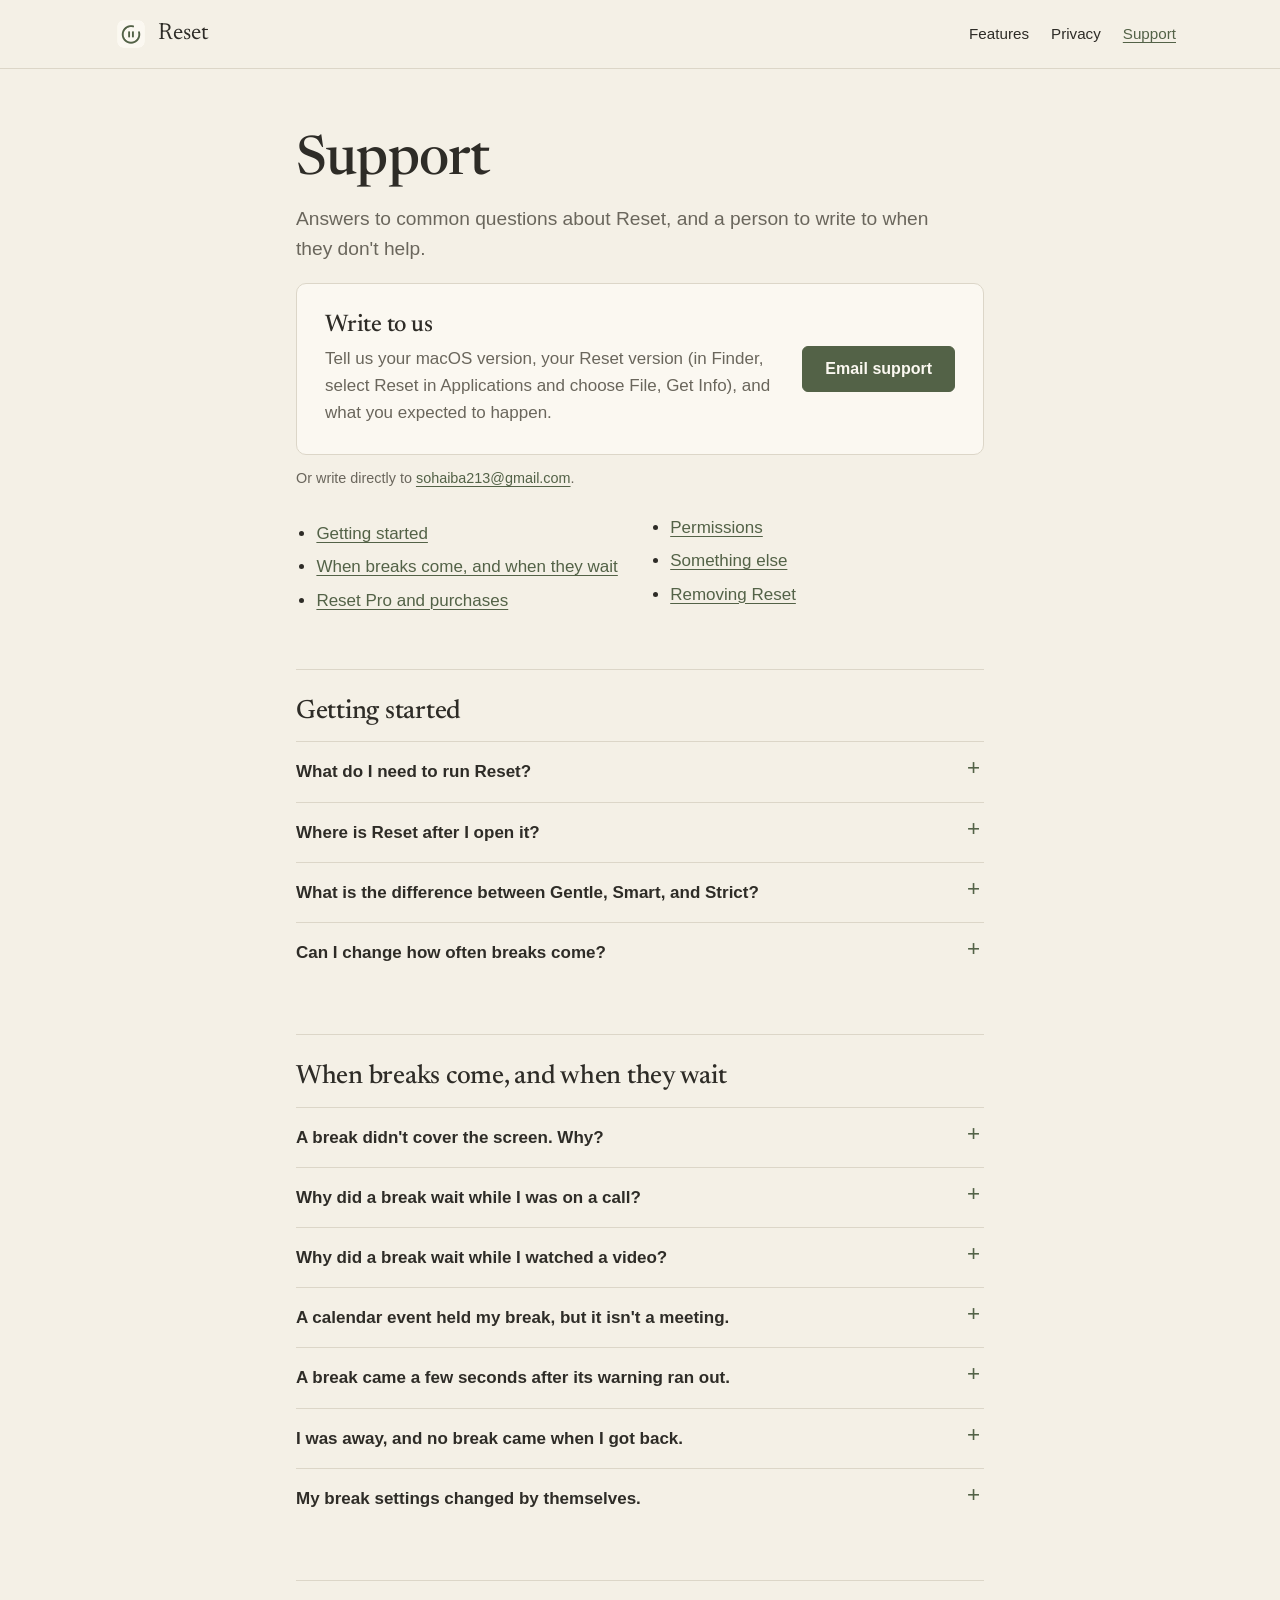
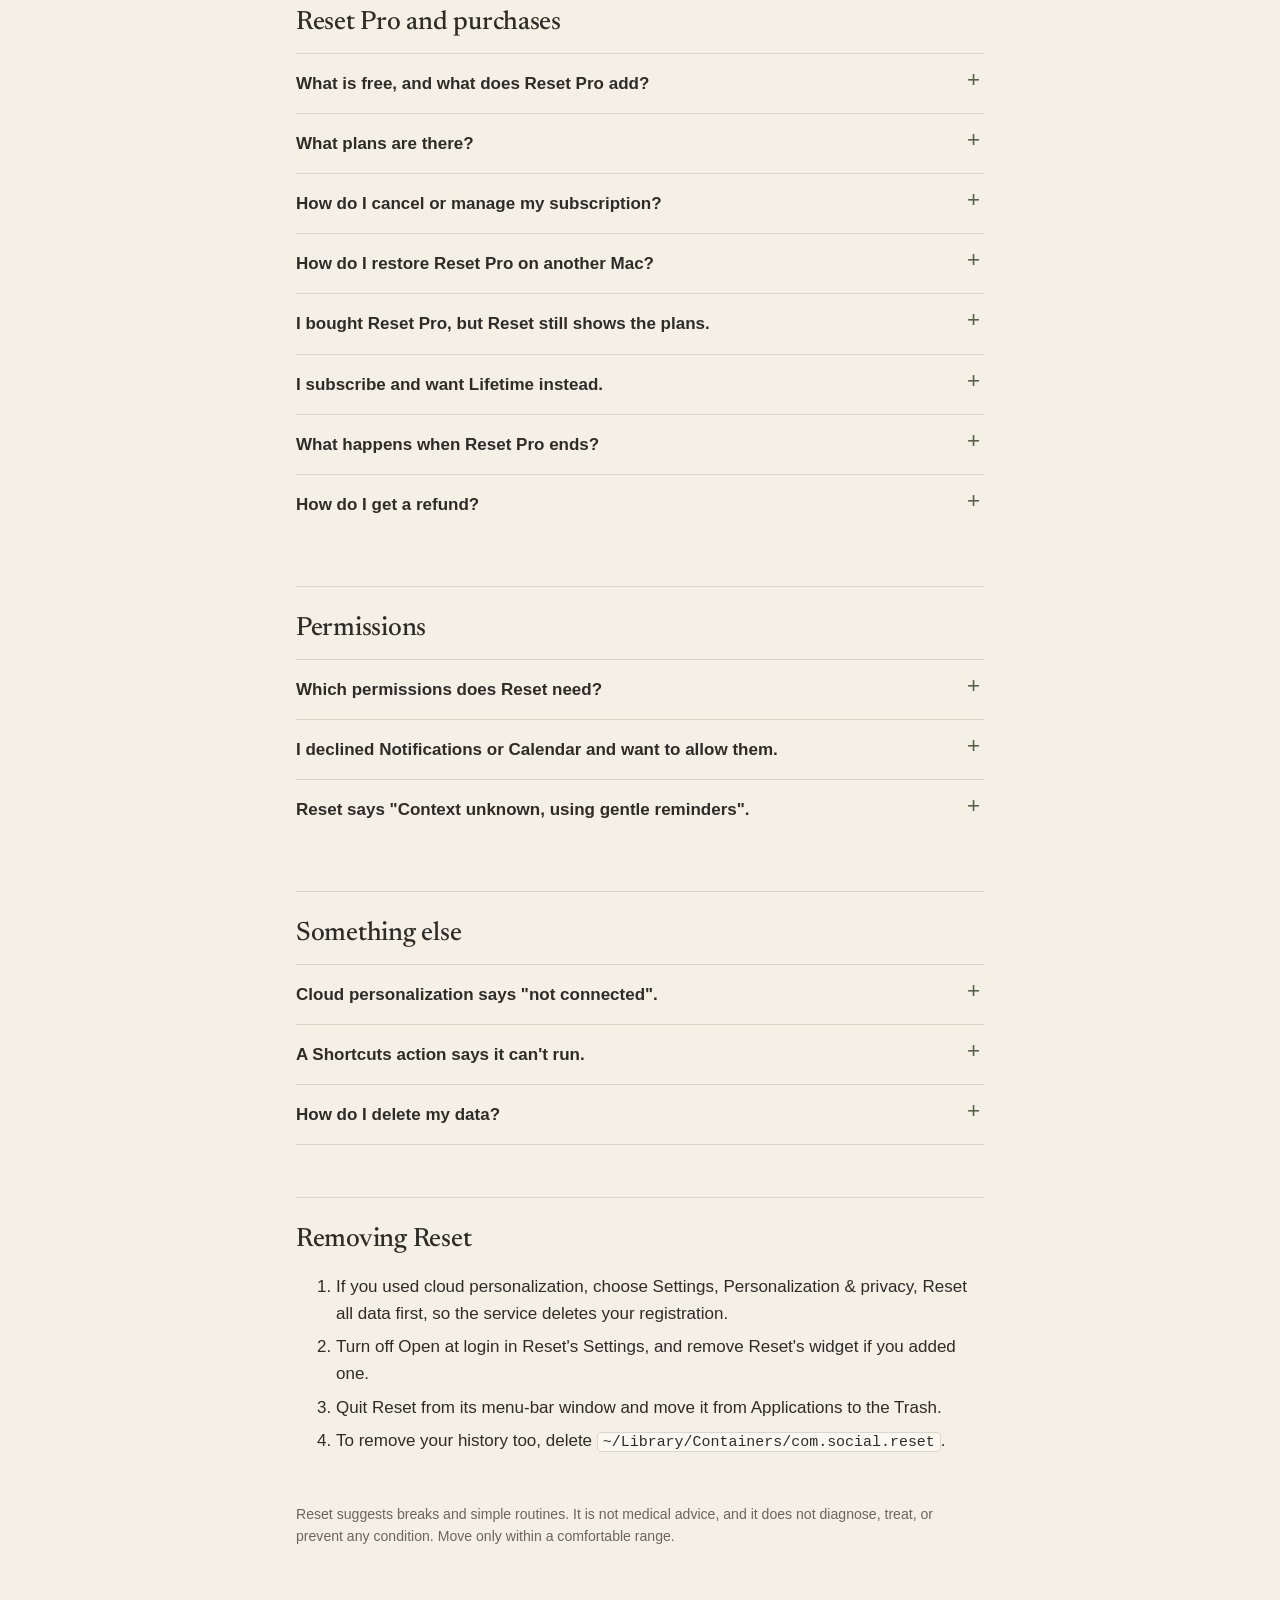
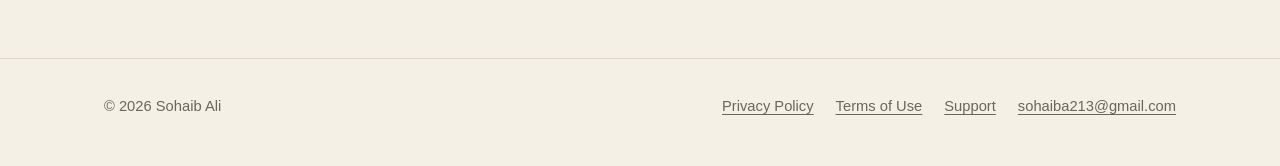
<file: support.html>
<!doctype html>
<html lang="en">
<head>
<meta charset="utf-8">
<meta name="viewport" content="width=device-width, initial-scale=1">
<title>Reset Support</title>
<meta name="description" content="Help with Reset for Mac: getting started, why a break waited, Reset Pro purchases and restores, permissions, and how to reach support.">
<meta name="theme-color" content="#F4F0E6" media="(prefers-color-scheme: light)">
<meta name="theme-color" content="#232620" media="(prefers-color-scheme: dark)">
<link rel="icon" href="img/favicon.png">
<link rel="preconnect" href="https://fonts.googleapis.com">
<link rel="preconnect" href="https://fonts.gstatic.com" crossorigin>
<link href="https://fonts.googleapis.com/css2?family=Newsreader:opsz,wght@6..72,400;6..72,500&display=swap" rel="stylesheet">
<link rel="stylesheet" href="site.css?v=5">
</head>
<body>
<header class="site-head">
  <div class="wrap">
    <a class="brand" href="./"><picture><source srcset="img/icon-dark.png" media="(prefers-color-scheme: dark)"><img src="img/icon.png" alt="" width="34" height="34"></picture><span>Reset</span></a>
    <nav class="site-nav" aria-label="Site">
      <a href="./#features">Features</a>
      <a href="privacy.html">Privacy</a>
      <a href="support.html" aria-current="page">Support</a>
    </nav>
  </div>
</header>

<main class="doc">
  <div class="wrap narrow">
    <h1>Support</h1>
    <p class="lede">Answers to common questions about Reset, and a person to write to when they don't help.</p>

    <div class="contact">
      <div>
        <h2>Write to us</h2>
        <p>Tell us your macOS version, your Reset version (in Finder, select Reset in Applications and choose File, Get Info), and what you expected to happen.</p>
      </div>
      <a class="button" href="mailto:sohaiba213@gmail.com?subject=Reset%20support">Email support</a>
    </div>
    <p class="caption">Or write directly to <a href="mailto:sohaiba213@gmail.com">sohaiba213@gmail.com</a>.</p>

    <ul class="toc">
      <li><a href="#start">Getting started</a></li>
      <li><a href="#breaks">When breaks come, and when they wait</a></li>
      <li><a href="#pro">Reset Pro and purchases</a></li>
      <li><a href="#permissions">Permissions</a></li>
      <li><a href="#more">Something else</a></li>
      <li><a href="#uninstall">Removing Reset</a></li>
    </ul>

    <h2 id="start">Getting started</h2>
    <details>
      <summary>What do I need to run Reset?</summary>
      <div><p>A Mac with macOS 14 Sonoma or later, Apple silicon or Intel. Reset works fully offline; it needs the internet only if you turn on cloud personalization.</p></div>
    </details>
    <details>
      <summary>Where is Reset after I open it?</summary>
      <div><p>In the menu bar, at the top right of your screen. Reset has no Dock icon by design. Setup takes about a minute: choose a mode and a rhythm, decide about reminders and window awareness, and choose whether Reset opens when you log in.</p>
      <p>If you can't see the icon, the menu bar may be full. Hide a few other menu-bar items and it will appear.</p></div>
    </details>
    <details>
      <summary>What is the difference between Gentle, Smart, and Strict?</summary>
      <div><ul>
        <li><strong>Gentle</strong> sends a notification and waits for you to start the break.</li>
        <li><strong>Smart</strong> gives a short warning, then shows a calm full-screen break you can snooze or skip.</li>
        <li><strong>Strict</strong>, with Reset Pro, has no Snooze or Skip. Escape or Emergency exit always ends a break, in every mode.</li>
      </ul></div>
    </details>
    <details>
      <summary>Can I change how often breaks come?</summary>
      <div><p>Yes. In Settings, Break rhythm, you can change the interval and length of the micro, recovery, and long resets, and choose which kinds of routines appear. With Reset Pro you can keep several named rhythms and let them switch by the clock.</p></div>
    </details>

    <h2 id="breaks">When breaks come, and when they wait</h2>
    <details>
      <summary>A break didn't cover the screen. Why?</summary>
      <div><p>Smart and Strict cover the screen only with window awareness on (Settings, Protection, Fullscreen). Without it they send a reminder with a Start button, as Gentle always does.</p>
      <p>Reset also holds breaks on purpose: during working-hours limits, a pause, Meeting mode, a meeting app or fullscreen app in front, or while another app uses the microphone. The menu-bar window and Today always say what is holding the break.</p></div>
    </details>
    <details>
      <summary>Why did a break wait while I was on a call?</summary>
      <div><p>While another app is using a microphone, Reset holds the break, and gives its warning a little over a minute after the microphone is free and you are active again. Dictation or a recording app can count too. Reset never listens: it only asks macOS whether a microphone is in use. You can turn this off in Settings, Protection, Microphone and display.</p></div>
    </details>
    <details>
      <summary>Why did a break wait while I watched a video?</summary>
      <div><p>A video, a presentation, or a screen share usually keeps the display awake, and Reset waits while it does. After two hours of that without a gap, Reset stops waiting and sends reminders instead. A video that started in the last few seconds may not be noticed yet.</p></div>
    </details>
    <details>
      <summary>A calendar event held my break, but it isn't a meeting.</summary>
      <div><p>Choose "Not a meeting, resume" in the menu-bar window to let breaks through for that event. All-day events, events marked free, and events you declined never hold a break. You can choose which calendars count in Settings, Protection, Calendar.</p></div>
    </details>
    <details>
      <summary>A break came a few seconds after its warning ran out.</summary>
      <div><p>In Smart and Strict, a break waits for a pause in your typing or dragging before it covers the screen, for at most ten seconds, so it never lands mid-sentence. A break you start yourself, a Gentle reminder, and the break at the end of a focus session don't wait.</p></div>
    </details>
    <details>
      <summary>I was away, and no break came when I got back.</summary>
      <div><p>That is on purpose. Five, ten, or fifteen minutes without input, or with the Mac asleep, count as a rest and restart the micro, recovery, or long timer. The same happens after a pause, a night outside working hours, or reopening Reset after that long.</p></div>
    </details>
    <details>
      <summary>My break settings changed by themselves.</summary>
      <div><p>A rhythm with a schedule comes into use by itself during its hours. With more than one rhythm, the menu-bar window and Today say which is in use. A rhythm you choose by hand stays until the next scheduled change.</p></div>
    </details>

    <h2 id="pro">Reset Pro and purchases</h2>
    <details>
      <summary>What is free, and what does Reset Pro add?</summary>
      <div><p>The free app is the whole break coach: the timer, Gentle and Smart, all 26 routines, Today, every automatic hold, Meeting mode, working hours, and pause.</p>
      <p>Reset Pro adds calendar awareness, named rhythms, Strict mode, focus sessions, History, What Reset did, Shortcuts and Focus filters, the desktop widget, and optional personalization.</p></div>
    </details>
    <details>
      <summary>What plans are there?</summary>
      <div><ul>
        <li><strong>Monthly</strong> and <strong>yearly</strong> subscriptions, each with a 7-day free trial for new subscribers that you can cancel at no charge.</li>
        <li><strong>Reset Pro Lifetime</strong>, one payment, with no renewal and no trial.</li>
      </ul></div>
    </details>
    <details>
      <summary>How do I cancel or manage my subscription?</summary>
      <div><p>Open the App Store, click your name, then Account Settings, Manage Subscriptions. Or in Reset, choose Settings, General, Manage in App Store. A cancelled plan keeps working until the end of the period you paid for.</p></div>
    </details>
    <details>
      <summary>How do I restore Reset Pro on another Mac?</summary>
      <div><p>Sign in to the App Store with the same Apple Account, then use Restore Purchases in Reset's Settings or on the plans sheet. It finds subscriptions and Lifetime alike. Family Sharing is not offered for Reset Pro.</p></div>
    </details>
    <details>
      <summary>I bought Reset Pro, but Reset still shows the plans.</summary>
      <div><p>Reset checks with the App Store every quarter of an hour, whenever it comes to the front, and whenever the plans sheet opens. To check at once, use Restore Purchases while signed in with the Apple Account that bought it.</p></div>
    </details>
    <details>
      <summary>I subscribe and want Lifetime instead.</summary>
      <div><p>Buy Lifetime in Settings, General, where Reset offers it beside your subscription. Then cancel the subscription in App Store settings so it doesn't renew. Lifetime stays in force whatever happens to the subscription.</p></div>
    </details>
    <details>
      <summary>What happens when Reset Pro ends?</summary>
      <div><p>Each Pro feature locks again and nothing is lost: Strict switches to Smart, personalization turns off, and calendar holds stop. Your history, rhythms, calendars, and settings are kept, and come back if you subscribe again.</p></div>
    </details>
    <details>
      <summary>How do I get a refund?</summary>
      <div><p>Purchases are made through Apple, so refunds are too. Request one at <a href="https://reportaproblem.apple.com">reportaproblem.apple.com</a>.</p></div>
    </details>

    <h2 id="permissions">Permissions</h2>
    <details>
      <summary>Which permissions does Reset need?</summary>
      <div><p>None are required. Notifications let Reset remind you gently; Calendar lets breaks wait for busy events. Reset asks for no Microphone, Camera, Accessibility, or Screen Recording permission. Reset's Settings show the live state of each permission and what to do next.</p></div>
    </details>
    <details>
      <summary>I declined Notifications or Calendar and want to allow them.</summary>
      <div><ul>
        <li>Notifications: System Settings, Notifications, Reset. Reset's Settings has a button that opens this pane.</li>
        <li>Calendar: System Settings, Privacy &amp; Security, Calendars, Reset. The Calendar row in Reset's Settings opens it.</li>
      </ul></div>
    </details>
    <details>
      <summary>Reset says "Context unknown, using gentle reminders".</summary>
      <div><p>When the front app has no window on screen, such as the desktop or an app with every window closed, Reset can't tell whether you are in fullscreen work, so it sends a reminder instead of covering the screen.</p></div>
    </details>

    <h2 id="more">Something else</h2>
    <details>
      <summary>Cloud personalization says "not connected".</summary>
      <div><p>Turn it off and on again in Settings to register again, or read the status line for the reason. All break timing works without it.</p></div>
    </details>
    <details>
      <summary>A Shortcuts action says it can't run.</summary>
      <div><p>Reset's Shortcuts actions do what the same button in Reset does, and when Reset wouldn't offer that button they say why: before setup, during a break, while the Mac is locked, or with nothing to resume. Focus sessions and Strict mode need Reset Pro.</p></div>
    </details>
    <details>
      <summary>How do I delete my data?</summary>
      <div><p>In Settings, Personalization &amp; privacy: Delete history removes your history and keeps your settings, and Reset all data removes everything, including your cloud registration. See the <a href="privacy.html#deleting">privacy policy</a>.</p></div>
    </details>

    <h2 id="uninstall">Removing Reset</h2>
    <ol>
      <li>If you used cloud personalization, choose Settings, Personalization &amp; privacy, Reset all data first, so the service deletes your registration.</li>
      <li>Turn off Open at login in Reset's Settings, and remove Reset's widget if you added one.</li>
      <li>Quit Reset from its menu-bar window and move it from Applications to the Trash.</li>
      <li>To remove your history too, delete <code>~/Library/Containers/com.social.reset</code>.</li>
    </ol>

    <p class="fine" style="margin-top:48px">Reset suggests breaks and simple routines. It is not medical advice, and it does not diagnose, treat, or prevent any condition. Move only within a comfortable range.</p>
  </div>
</main>

<footer class="site-foot">
  <div class="wrap">
    <span>© 2026 Sohaib Ali</span>
    <nav aria-label="Footer">
      <a href="privacy.html">Privacy Policy</a>
      <a href="terms.html">Terms of Use</a>
      <a href="support.html">Support</a>
      <a href="mailto:sohaiba213@gmail.com">sohaiba213@gmail.com</a>
    </nav>
  </div>
</footer>
</body>
</html>
</file>
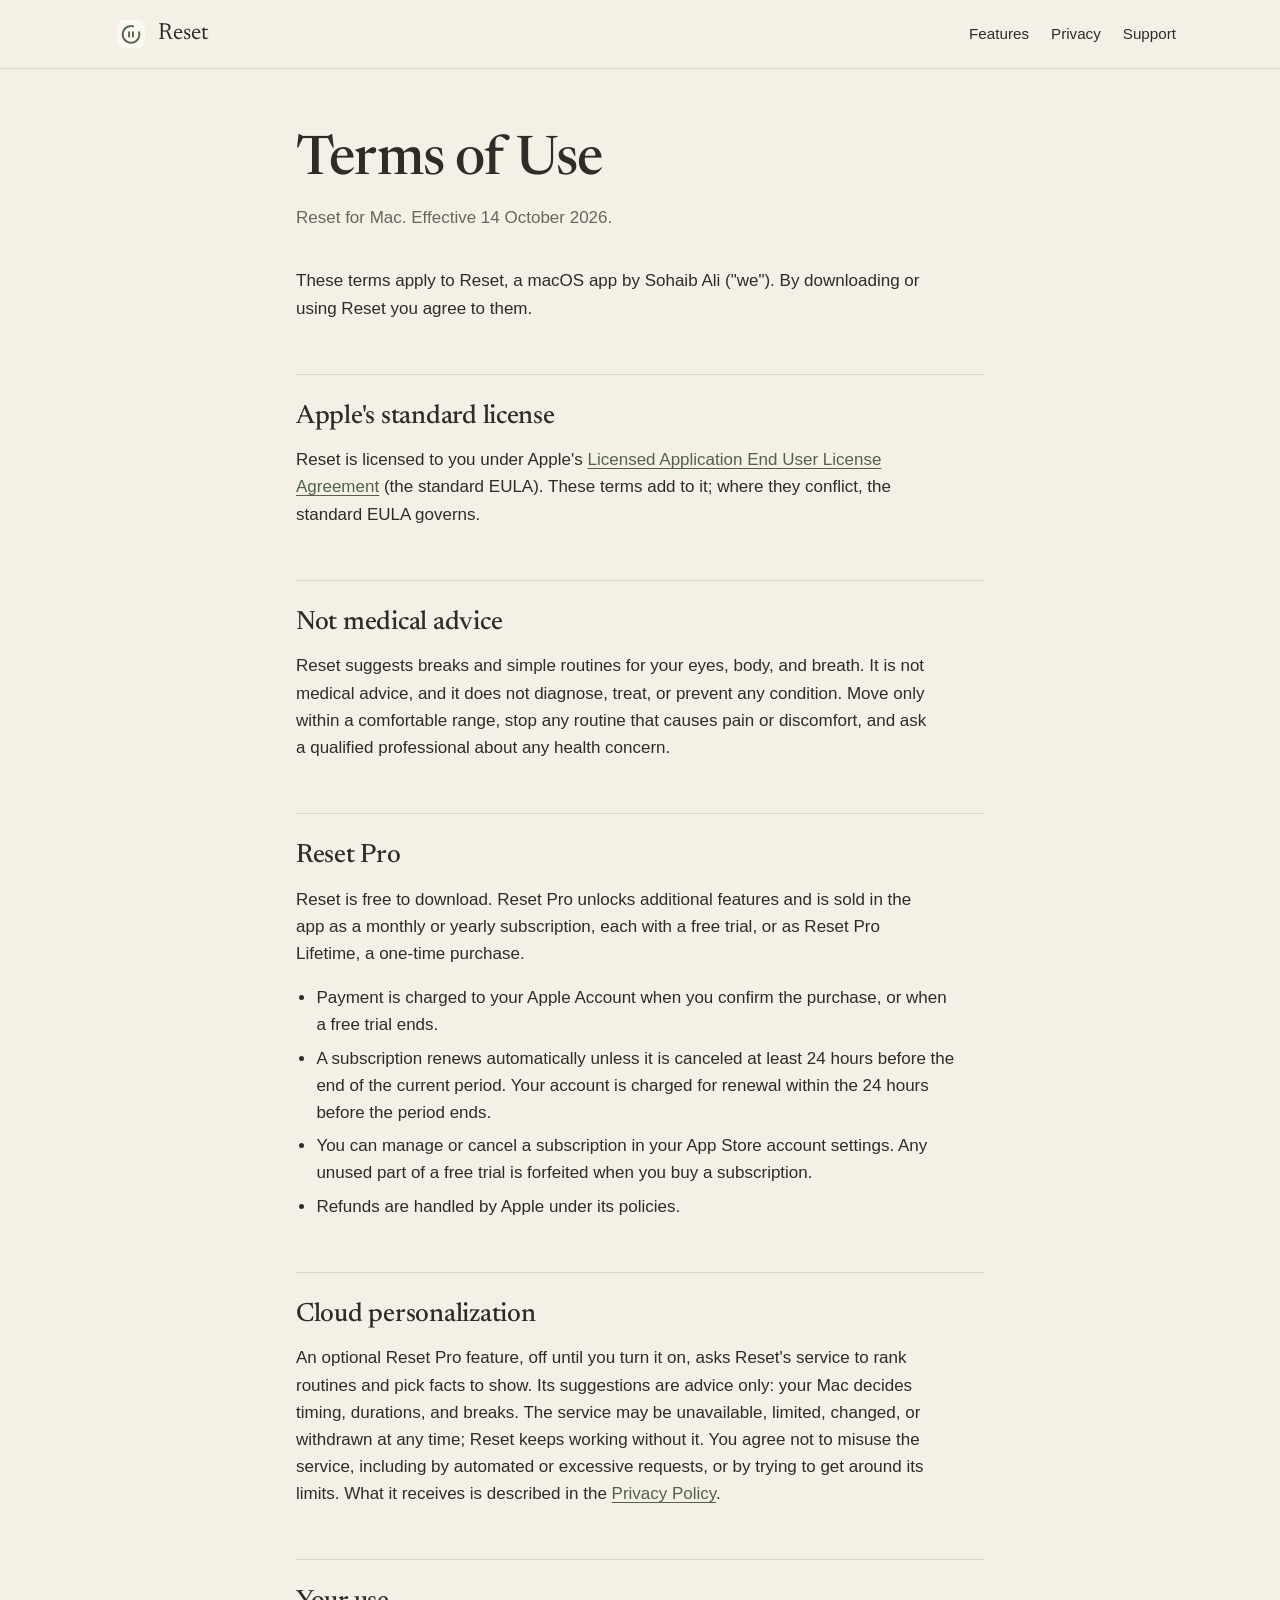
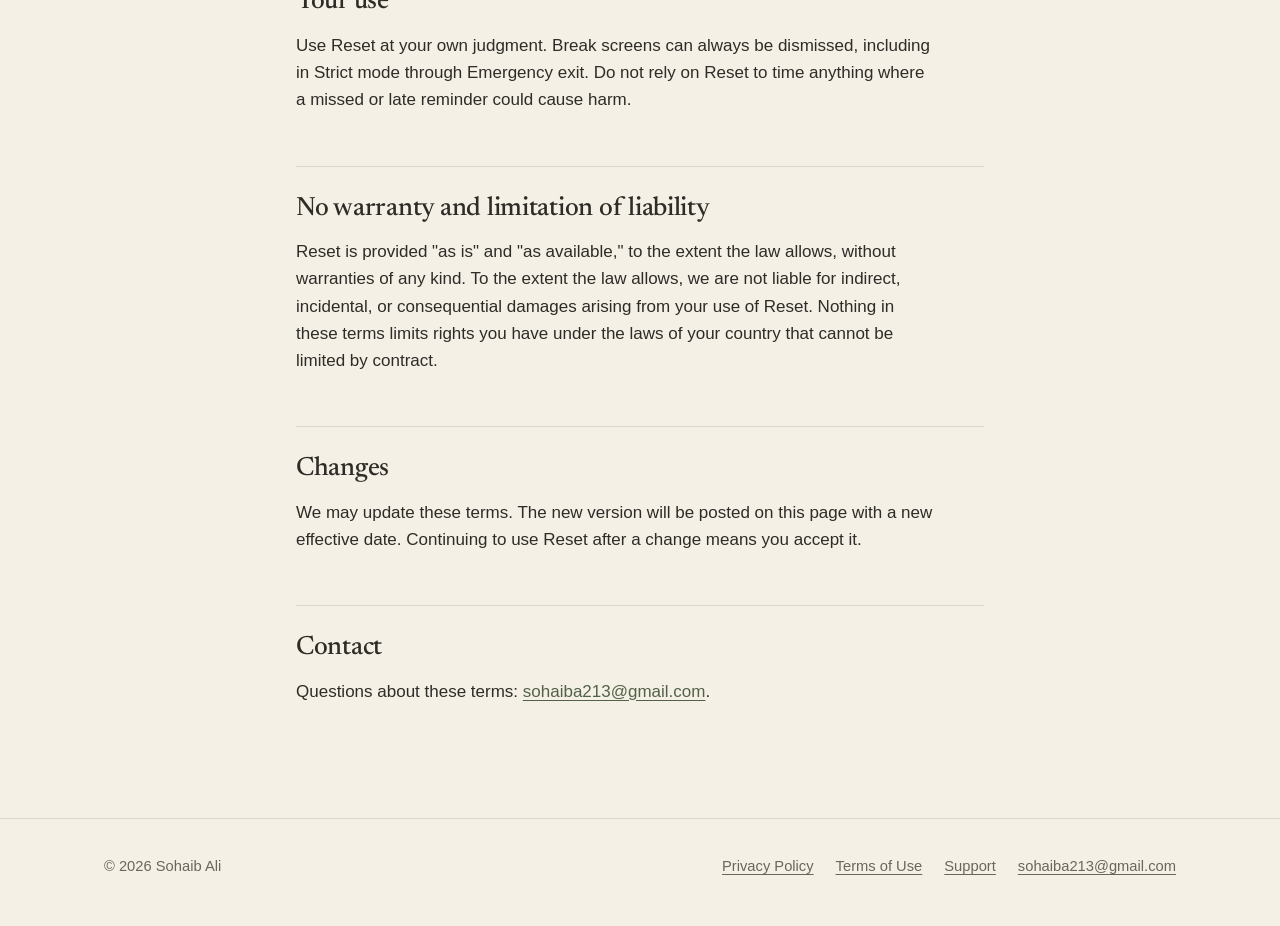
<file: terms.html>
<!doctype html>
<html lang="en">
<head>
<meta charset="utf-8">
<meta name="viewport" content="width=device-width, initial-scale=1">
<title>Reset Terms of Use</title>
<meta name="description" content="Terms of use for Reset for Mac and Reset Pro.">
<meta name="theme-color" content="#F4F0E6" media="(prefers-color-scheme: light)">
<meta name="theme-color" content="#232620" media="(prefers-color-scheme: dark)">
<link rel="icon" href="img/favicon.png">
<link rel="preconnect" href="https://fonts.googleapis.com">
<link rel="preconnect" href="https://fonts.gstatic.com" crossorigin>
<link href="https://fonts.googleapis.com/css2?family=Newsreader:opsz,wght@6..72,400;6..72,500&display=swap" rel="stylesheet">
<link rel="stylesheet" href="site.css?v=5">
</head>
<body>
<header class="site-head">
  <div class="wrap">
    <a class="brand" href="./"><picture><source srcset="img/icon-dark.png" media="(prefers-color-scheme: dark)"><img src="img/icon.png" alt="" width="34" height="34"></picture><span>Reset</span></a>
    <nav class="site-nav" aria-label="Site">
      <a href="./#features">Features</a>
      <a href="privacy.html">Privacy</a>
      <a href="support.html">Support</a>
    </nav>
  </div>
</header>

<main class="doc">
  <div class="wrap narrow">
<h1>Terms of Use</h1>
<p class="updated">Reset for Mac. Effective 14 October 2026.</p>

<p>These terms apply to Reset, a macOS app by Sohaib Ali ("we"). By downloading or using Reset you agree to them.</p>

<h2>Apple's standard license</h2>
<p>Reset is licensed to you under Apple's <a href="https://www.apple.com/legal/internet-services/itunes/dev/stdeula/">Licensed Application End User License Agreement</a> (the standard EULA). These terms add to it; where they conflict, the standard EULA governs.</p>

<h2>Not medical advice</h2>
<p>Reset suggests breaks and simple routines for your eyes, body, and breath. It is not medical advice, and it does not diagnose, treat, or prevent any condition. Move only within a comfortable range, stop any routine that causes pain or discomfort, and ask a qualified professional about any health concern.</p>

<h2>Reset Pro</h2>
<p>Reset is free to download. Reset Pro unlocks additional features and is sold in the app as a monthly or yearly subscription, each with a free trial, or as Reset Pro Lifetime, a one-time purchase.</p>
<ul>
<li>Payment is charged to your Apple Account when you confirm the purchase, or when a free trial ends.</li>
<li>A subscription renews automatically unless it is canceled at least 24 hours before the end of the current period. Your account is charged for renewal within the 24 hours before the period ends.</li>
<li>You can manage or cancel a subscription in your App Store account settings. Any unused part of a free trial is forfeited when you buy a subscription.</li>
<li>Refunds are handled by Apple under its policies.</li>
</ul>

<h2>Cloud personalization</h2>
<p>An optional Reset Pro feature, off until you turn it on, asks Reset's service to rank routines and pick facts to show. Its suggestions are advice only: your Mac decides timing, durations, and breaks. The service may be unavailable, limited, changed, or withdrawn at any time; Reset keeps working without it. You agree not to misuse the service, including by automated or excessive requests, or by trying to get around its limits. What it receives is described in the <a href="privacy.html">Privacy Policy</a>.</p>

<h2>Your use</h2>
<p>Use Reset at your own judgment. Break screens can always be dismissed, including in Strict mode through Emergency exit. Do not rely on Reset to time anything where a missed or late reminder could cause harm.</p>

<h2>No warranty and limitation of liability</h2>
<p>Reset is provided "as is" and "as available," to the extent the law allows, without warranties of any kind. To the extent the law allows, we are not liable for indirect, incidental, or consequential damages arising from your use of Reset. Nothing in these terms limits rights you have under the laws of your country that cannot be limited by contract.</p>

<h2>Changes</h2>
<p>We may update these terms. The new version will be posted on this page with a new effective date. Continuing to use Reset after a change means you accept it.</p>

<h2>Contact</h2>
<p>Questions about these terms: <a href="mailto:sohaiba213@gmail.com">sohaiba213@gmail.com</a>.</p>
  </div>
</main>

<footer class="site-foot">
  <div class="wrap">
    <span>© 2026 Sohaib Ali</span>
    <nav aria-label="Footer">
      <a href="privacy.html">Privacy Policy</a>
      <a href="terms.html">Terms of Use</a>
      <a href="support.html">Support</a>
      <a href="mailto:sohaiba213@gmail.com">sohaiba213@gmail.com</a>
    </nav>
  </div>
</footer>
</body>
</html>
</file>
<file: site.css>
/* Reset for Mac: the site's look, taken from the app (flat, warm paper, moss, hairlines). */
:root {
  --paper: #F4F0E6;
  --sheet: #FBF8F1;
  --ink: #2E2C27;
  --muted: #6A665C;
  --rule: #DCD6C8;
  --moss: #536247;
  --moss-strong: #435038;
  --sage: #E1E4D3;
  --sun: #E2B65B;
  --serif: ui-serif, "New York", "Newsreader", Georgia, serif;
  --sans: -apple-system, BlinkMacSystemFont, "SF Pro Text", "Helvetica Neue", Arial, sans-serif;
  --measure: 34rem;
  --page: 70rem;
}
@media (prefers-color-scheme: dark) {
  :root {
    --paper: #232620;
    --sheet: #2D312A;
    --ink: #ECE8DD;
    --muted: #A9AC9F;
    --rule: #3C4137;
    --moss: #BDCAA9;
    --moss-strong: #D0DBBF;
    --sage: #3A4033;
  }
}

* { box-sizing: border-box; }
html { -webkit-text-size-adjust: 100%; }
body {
  margin: 0;
  background: var(--paper);
  color: var(--ink);
  font: 17px/1.6 var(--sans);
  -webkit-font-smoothing: antialiased;
}
img { max-width: 100%; height: auto; display: block; }
picture { display: contents; }
figure { margin: 0; }
a { color: var(--moss); text-underline-offset: .18em; text-decoration-thickness: 1px; }
a:hover { color: var(--moss-strong); }
:focus { outline: none; }
:focus-visible { outline: 2px solid var(--moss); outline-offset: 3px; border-radius: 2px; }

h1, h2, h3 { font-family: var(--serif); font-weight: 500; color: var(--ink); margin: 0; }
h1 { font-size: clamp(2.6rem, 6vw, 4.4rem); line-height: 1.05; letter-spacing: -.015em; }
h2 { font-size: clamp(1.9rem, 3.6vw, 2.6rem); line-height: 1.12; letter-spacing: -.01em; }
h3 { font-size: 1.3rem; line-height: 1.25; }
p { margin: 0 0 1em; }
.lede { font-size: 1.2rem; line-height: 1.55; color: var(--muted); max-width: var(--measure); }
.muted { color: var(--muted); }
.wrap { max-width: var(--page); margin: 0 auto; padding: 0 24px; }
.narrow { max-width: 46rem; }

/* Header */
.site-head { border-bottom: 1px solid var(--rule); }
.site-head .wrap { display: flex; align-items: center; justify-content: space-between; gap: 16px; min-height: 68px; }
.brand { display: flex; align-items: center; gap: 10px; color: var(--ink); text-decoration: none; font-family: var(--serif); font-size: 1.45rem; }
.brand img { width: 34px; height: 34px; }
.site-nav { display: flex; gap: 22px; font-size: .95rem; }
.site-nav a { color: var(--ink); text-decoration: none; }
.site-nav a:hover, .site-nav a[aria-current="page"] { color: var(--moss); text-decoration: underline; }

/* Buttons, drawn like the app's: near-square, flat */
.button {
  display: inline-flex; align-items: center; justify-content: center;
  min-height: 46px; padding: 0 22px;
  border: 1px solid var(--moss); border-radius: 6px;
  background: var(--moss); color: var(--sheet);
  font: 600 1rem var(--sans); cursor: pointer; text-decoration: none;
}
.button:hover { background: var(--moss-strong); border-color: var(--moss-strong); color: var(--sheet); }
.button.quiet { background: transparent; color: var(--ink); border-color: var(--ink); }
.button.quiet:hover { background: var(--sheet); color: var(--ink); }

/* Sections */
section { padding: 88px 0; border-top: 1px solid var(--rule); }
section:first-of-type { border-top: 0; }
.split { display: grid; grid-template-columns: minmax(0, 1fr) minmax(0, 1fr); gap: 64px; align-items: center; }
.split.flip > :first-child { order: 2; }
.copy h2 { margin-bottom: 18px; }
.copy p { max-width: var(--measure); }
.shot { border: 1px solid var(--rule); border-radius: 10px; background: var(--sheet); }
.shot.tall { max-width: 340px; margin: 0 auto; }
.caption { font-size: .9rem; color: var(--muted); margin-top: 12px; }

.ticks { list-style: none; padding: 0; margin: 20px 0 0; max-width: var(--measure); }
.ticks li { padding: 12px 0 12px 26px; border-top: 1px solid var(--rule); position: relative; }
.ticks li:last-child { border-bottom: 1px solid var(--rule); }
.ticks li::before { content: ""; position: absolute; left: 4px; top: 1.15em; width: 8px; height: 8px; border-radius: 50%; background: var(--moss); }

/* Hero */
.hero { padding: 72px 0 96px; }
.hero .split { gap: 48px; }
.hero h1 { margin-bottom: 22px; }
.hero .actions { display: flex; flex-wrap: wrap; gap: 14px 22px; align-items: center; margin-top: 30px; }
.availability { font-size: .95rem; color: var(--muted); }
.facts { display: flex; flex-wrap: wrap; gap: 8px 28px; margin: 34px 0 0; padding: 0; list-style: none; font-size: .95rem; color: var(--muted); }

/* The dial: the app's break screen, live */
.stage { background: var(--paper); border: 1px solid var(--rule); border-radius: 10px; padding: 36px 28px 30px; text-align: center; }
.stage-title { font-family: var(--serif); font-size: 1.7rem; line-height: 1.2; margin: 0 0 6px; }
.stage-sub { color: var(--muted); margin: 0 0 22px; min-height: 1.6em; }
.stage-body { display: flex; align-items: center; justify-content: center; gap: 20px; }
.stage-body .cat { width: 42%; max-width: 210px; }
.dial { width: 56%; max-width: 280px; aspect-ratio: 1; position: relative; }
.dial svg { width: 100%; height: 100%; display: block; }
.dial .face { fill: var(--sheet); }
.dial .track { fill: none; stroke: var(--sage); stroke-width: 9; }
.dial .ring { fill: none; stroke: var(--moss); stroke-width: 9; stroke-linecap: round; transition: stroke-dashoffset 1s linear; }
.dial .tick { stroke: var(--muted); stroke-width: 1; opacity: .55; }
.dial .tick.major { stroke-width: 2.2; opacity: .8; }
.dial .bead { fill: var(--sheet); stroke: var(--moss); stroke-width: 3; }
.dial-read { position: absolute; inset: 0; display: flex; flex-direction: column; align-items: center; justify-content: center; pointer-events: none; }
.dial-num { font: 500 clamp(3rem, 7vw, 4.4rem)/1 var(--sans); font-variant-numeric: tabular-nums; letter-spacing: -.02em; }
.dial-unit { color: var(--muted); font-size: .95rem; margin-top: 6px; }
.stage .button { margin-top: 26px; }
@media (prefers-reduced-motion: reduce) { .dial .ring { transition: none; } }

/* Rhythms table */
.rhythm { width: 100%; border-collapse: collapse; margin-top: 26px; max-width: var(--measure); font-variant-numeric: tabular-nums; }
.rhythm th, .rhythm td { text-align: left; padding: 12px 12px 12px 0; border-top: 1px solid var(--rule); vertical-align: top; }
.rhythm tr:last-child td { border-bottom: 1px solid var(--rule); }
.rhythm th { font: 600 .85rem var(--sans); color: var(--muted); border-top: 0; padding-bottom: 8px; }
.rhythm td:first-child { font-family: var(--serif); font-size: 1.15rem; }

/* Routines */
.routines-head { display: grid; grid-template-columns: minmax(0, 1fr) minmax(0, 1fr); gap: 64px; align-items: end; margin-bottom: 44px; }
.tiles { display: grid; grid-template-columns: repeat(4, minmax(0, 1fr)); gap: 0; border-top: 1px solid var(--rule); border-left: 1px solid var(--rule); }
.tile { margin: 0; padding: 18px 18px 20px; border-right: 1px solid var(--rule); border-bottom: 1px solid var(--rule); }
.tile img { width: 100%; aspect-ratio: 4 / 3; object-fit: contain; }
.tile figcaption { margin-top: 10px; }
.tile strong { display: block; font-weight: 600; }
.tile span { color: var(--muted); font-size: .92rem; }
.categories { margin-top: 28px; color: var(--muted); max-width: 46rem; }

/* Today */
.wide-shot { margin-top: 44px; }
.pair { display: grid; grid-template-columns: minmax(0, 1.25fr) minmax(0, 1fr); gap: 48px; align-items: center; margin-top: 56px; }

/* Privacy band */
.promises { display: grid; grid-template-columns: repeat(2, minmax(0, 1fr)); gap: 0 48px; margin-top: 36px; }
.promise { padding: 20px 0; border-top: 1px solid var(--rule); }
.promise h3 { margin-bottom: 6px; }
.promise p { color: var(--muted); margin: 0; }

/* Plans */
.plans { display: grid; grid-template-columns: minmax(0, 1fr) minmax(0, 1fr); gap: 0; margin-top: 40px; border: 1px solid var(--rule); border-radius: 10px; overflow: hidden; }
.plan { padding: 30px 32px 32px; background: var(--sheet); }
.plan + .plan { border-left: 1px solid var(--rule); background: transparent; }
.plan h3 { font-size: 1.6rem; margin-bottom: 4px; }
.plan .price-note { color: var(--muted); margin-bottom: 18px; }
.plan ul { margin: 0; padding-left: 1.1em; }
.plan li { margin: 6px 0; }
.fine { font-size: .88rem; color: var(--muted); max-width: 52rem; margin-top: 22px; }

/* Closing */
.closing { text-align: center; }
.closing img { width: 96px; height: 96px; margin: 0 auto 22px; }
.closing p { margin-left: auto; margin-right: auto; }

/* Document pages (privacy, support, terms) */
.doc { padding: 64px 0 96px; }
.doc h1 { font-size: clamp(2.4rem, 5vw, 3.4rem); margin-bottom: 14px; }
.doc .updated { color: var(--muted); margin-bottom: 36px; }
.doc h2 { font-size: 1.65rem; margin: 52px 0 14px; padding-top: 28px; border-top: 1px solid var(--rule); }
.doc h3 { font-size: 1.2rem; margin: 28px 0 8px; }
.doc ul { padding-left: 1.2em; }
.doc li { margin: 6px 0; }
.doc p, .doc li { max-width: 40rem; }
.summary { background: var(--sheet); border: 1px solid var(--rule); border-radius: 10px; padding: 26px 28px; margin: 8px 0 12px; }
.summary h2 { margin: 0 0 12px; padding: 0; border: 0; font-size: 1.35rem; }
.summary ul { margin: 0; }
.toc { columns: 2; column-gap: 40px; padding-left: 1.2em; margin: 24px 0 0; }
.toc li { break-inside: avoid; }
.sent { width: 100%; border-collapse: collapse; margin: 16px 0; }
.sent th, .sent td { text-align: left; padding: 10px 12px 10px 0; border-top: 1px solid var(--rule); vertical-align: top; }
.sent th { font: 600 .85rem var(--sans); color: var(--muted); border-top: 0; }
code { font-size: .88em; background: var(--sheet); border: 1px solid var(--rule); border-radius: 4px; padding: 1px 5px; word-break: break-word; }

details { border-top: 1px solid var(--rule); padding: 0; max-width: 46rem; }
details:last-of-type { border-bottom: 1px solid var(--rule); }
summary { cursor: pointer; padding: 16px 32px 16px 0; font-weight: 600; list-style: none; position: relative; }
summary::-webkit-details-marker { display: none; }
summary::after { content: "+"; position: absolute; right: 4px; top: 13px; font: 400 1.4rem var(--sans); color: var(--moss); }
details[open] summary::after { content: "–"; }
details > div { padding: 0 0 18px; }
details > div p:last-child, details > div ul:last-child { margin-bottom: 0; }

.contact { display: grid; grid-template-columns: minmax(0, 1fr) auto; gap: 24px; align-items: center; background: var(--sheet); border: 1px solid var(--rule); border-radius: 10px; padding: 28px; margin: 8px 0 0; }
.contact h2 { margin: 0 0 6px; padding: 0; border: 0; font-size: 1.5rem; }
.contact p { margin: 0; color: var(--muted); }

/* Footer */
.site-foot { border-top: 1px solid var(--rule); padding: 36px 0 48px; font-size: .92rem; color: var(--muted); }
.site-foot .wrap { display: flex; flex-wrap: wrap; justify-content: space-between; gap: 16px 32px; }
.site-foot nav { display: flex; flex-wrap: wrap; gap: 8px 22px; }
.site-foot a { color: var(--muted); }
.site-foot a:hover { color: var(--moss); }

@media (max-width: 860px) {
  section { padding: 64px 0; }
  .split, .routines-head, .pair, .promises, .plans { grid-template-columns: minmax(0, 1fr); gap: 36px; }
  .split.flip > :first-child { order: 0; }
  .plans { gap: 0; }
  .plan + .plan { border-left: 0; border-top: 1px solid var(--rule); }
  .tiles { grid-template-columns: repeat(2, minmax(0, 1fr)); }
  .toc { columns: 1; }
  .contact { grid-template-columns: minmax(0, 1fr); }
}
@media (max-width: 560px) {
  .wrap { padding: 0 16px; }
  body { font-size: 16px; }
  .site-nav { gap: 14px; font-size: .9rem; }
  .brand span { display: none; }
  .stage { padding: 28px 16px 24px; }
  .stage-body { flex-direction: column; }
  .stage-body .cat { width: 60%; }
  .dial { width: 78%; }
  .hero { padding: 44px 0 64px; }
}
</file>
